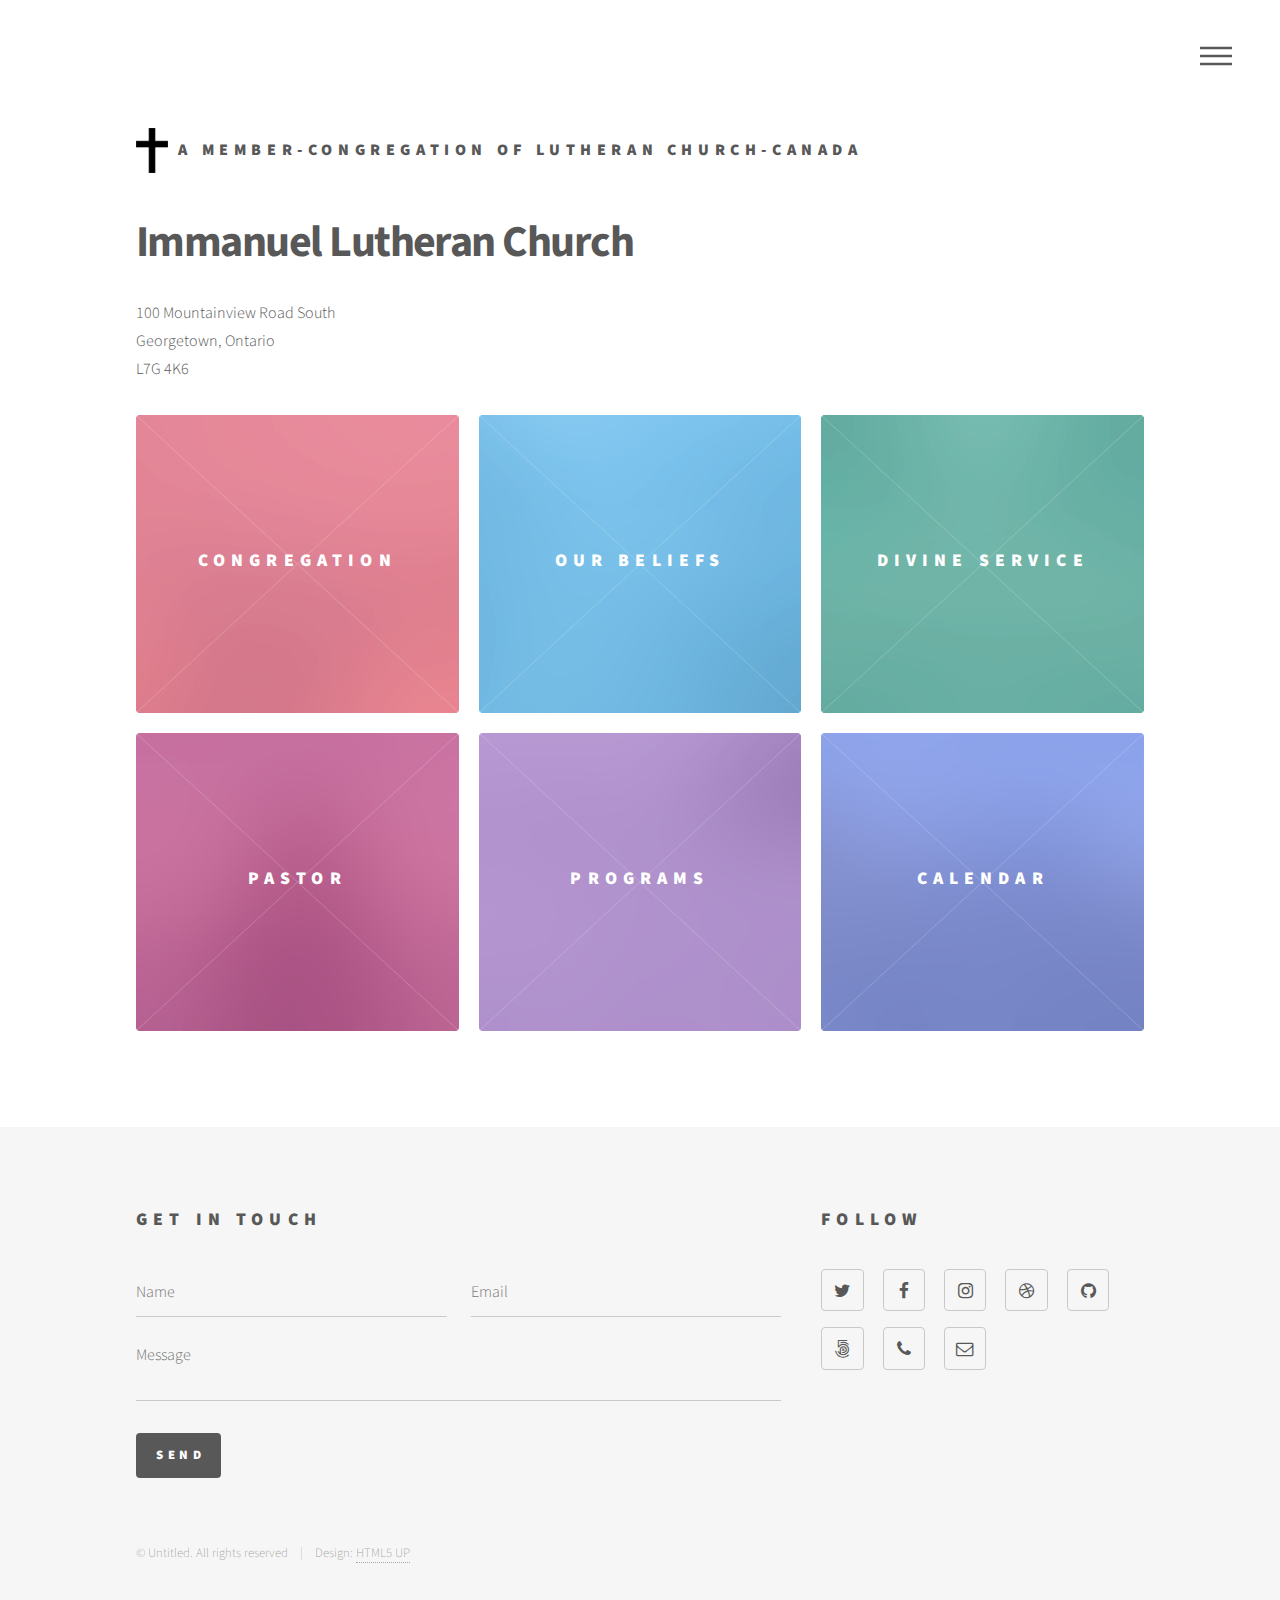
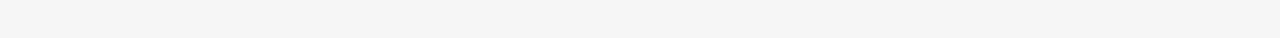
<file: index.html>
<!DOCTYPE HTML>
<!--
	Phantom by HTML5 UP
	html5up.net | @ajlkn
	Free for personal and commercial use under the CCA 3.0 license (html5up.net/license)
-->
<html>
	<head>
		<title>Georgetown Lutheran</title>
		<link rel="shortcut icon" href="images/favicon.jpg" />
		<meta charset="utf-8" />
		<meta name="viewport" content="width=device-width, initial-scale=1, user-scalable=no" />
		<link rel="stylesheet" href="assets/css/main.css" />
		<noscript><link rel="stylesheet" href="assets/css/noscript.css" /></noscript>
	</head>
	<body class="is-preload">
		<!-- Wrapper -->
			<div id="wrapper">

				<!-- Header -->
					<header id="header">
						<div class="inner">

							<!-- Logo -->
								<a href="index.html" class="logo">
									<span class="symbol"><img src="images/cross.png" alt="" /></span><span class="title">A member-congregation of Lutheran Church-Canada</span>
								</a>

							<!-- Nav -->
								<nav>	
									<ul>
										<li><a href="#menu">Menu</a></li>
									</ul>
								</nav>

						</div>
					</header>

				<!-- Menu -->
					<nav id="menu">
						<h2>Menu</h2>
						<ul>
							<li><a href="index.html">Home</a></li>
							<li><a href="congregation.html">Our Congregation</a></li>
							<li><a href="beliefs.html">Our Beliefs</a></li>
							<li><a href="service.html">Divine Service</a></li>
							<li><a href="pastor.html">Pastor</a></li>
							<li><a href="programs.html">Programs</a></li>
							<li><a href="calendar.html">Calendar</a></li>
						</ul>
					</nav>

				<!-- Main -->
					<div id="main">
						<div class="inner">
							<header>
								<h1>Immanuel Lutheran Church</h1>
								<p>100 Mountainview Road South<br>
									Georgetown, Ontario <br>
									L7G 4K6
								</p>
							</header>
							<section class="tiles">
								<article class="style1">
									<span class="image">
										<img src="images/pic01.jpg" alt="" />
									</span>
									<a href="congregation.html">
										<h2>Congregation</h2>
										<div class="content">
											<p>Click here to view our affiliations</p>
										</div>
									</a>
									
								</article>
								<article class="style2">
									<span class="image">
										<img src="images/pic02.jpg" alt="" />
									</span>
									<a href="beliefs.html">
										<h2>Our Beliefs</h2>
										<div class="content">
											<p>Click here to learn more about our beliefs</p>
										</div>
									</a>
								</article>
								<article class="style3">
									<span class="image">
										<img src="images/pic03.jpg" alt="" />
									</span>
									<a href="service.html">
										<h2>Divine Service</h2>
										<div class="content">
											<p>Click here to learn about our weekly service</p>
										</div>
									</a>
								</article>
								<article class="style4">
									<span class="image">
										<img src="images/pic04.jpg" alt="" />
									</span>
									<a href="pastor.html">
										<h2>Pastor</h2>
										<div class="content">
											<p>Click here for a blank page!</p>
										</div>
									</a>
								</article>
								<article class="style5">
									<span class="image">
										<img src="images/pic05.jpg" alt="" />
									</span>
									<a href="programs.html">
										<h2>Programs</h2>
										<div class="content">
											<p>Click here to learn about our programs</p>
										</div>
									</a>
								</article>
								<article class="style6">
									<span class="image">
										<img src="images/pic06.jpg" alt="" />
									</span>
									<a href="calendar.html">
										<h2>Calendar</h2>
										<div class="content">
											<p>Click here to view out monthly calendar</p>
										</div>
									</a>
								</article>
								<!-- Remove this to add more tiles in later
								<article class="style2">
									<span class="image">
										<img src="images/pic07.jpg" alt="" />
									</span>
									<a href="generic.html">
										<h2>Ipsum</h2>
										<div class="content">
											<p>Sed nisl arcu euismod sit amet nisi lorem etiam dolor veroeros et feugiat.</p>
										</div>
									</a>
								</article>
								<article class="style3">
									<span class="image">
										<img src="images/pic08.jpg" alt="" />
									</span>
									<a href="generic.html">
										<h2>Dolor</h2>
										<div class="content">
											<p>Sed nisl arcu euismod sit amet nisi lorem etiam dolor veroeros et feugiat.</p>
										</div>
									</a>
								</article>
								<article class="style1">
									<span class="image">
										<img src="images/pic09.jpg" alt="" />
									</span>
									<a href="generic.html">
										<h2>Nullam</h2>
										<div class="content">
											<p>Sed nisl arcu euismod sit amet nisi lorem etiam dolor veroeros et feugiat.</p>
										</div>
									</a>
								</article>
								<article class="style5">
									<span class="image">
										<img src="images/pic10.jpg" alt="" />
									</span>
									<a href="generic.html">
										<h2>Ultricies</h2>
										<div class="content">
											<p>Sed nisl arcu euismod sit amet nisi lorem etiam dolor veroeros et feugiat.</p>
										</div>
									</a>
								</article>
								<article class="style6">
									<span class="image">
										<img src="images/pic11.jpg" alt="" />
									</span>
									<a href="generic.html">
										<h2>Dictum</h2>
										<div class="content">
											<p>Sed nisl arcu euismod sit amet nisi lorem etiam dolor veroeros et feugiat.</p>
										</div>
									</a>
								</article>
								<article class="style4">
									<span class="image">
										<img src="images/pic12.jpg" alt="" />
									</span>
									<a href="generic.html">
										<h2>Pretium</h2>
										<div class="content">
											<p>Sed nisl arcu euismod sit amet nisi lorem etiam dolor veroeros et feugiat.</p>
										</div>
									</a>
								</article> -->
							</section>
						</div>
					</div>

				<!-- Footer -->
					<footer id="footer">
						<div class="inner">
							<section>
								<h2>Get in touch</h2>
								<form method="post" action="#">
									<div class="fields">
										<div class="field half">
											<input type="text" name="name" id="name" placeholder="Name" />
										</div>
										<div class="field half">
											<input type="email" name="email" id="email" placeholder="Email" />
										</div>
										<div class="field">
											<textarea name="message" id="message" placeholder="Message"></textarea>
										</div>
									</div>
									<ul class="actions">
										<li><input type="submit" value="Send" class="primary" /></li>
									</ul>
								</form>
							</section>
							<section>
								<h2>Follow</h2>
								<ul class="icons">
									<li><a href="#" class="icon style2 fa-twitter"><span class="label">Twitter</span></a></li>
									<li><a href="#" class="icon style2 fa-facebook"><span class="label">Facebook</span></a></li>
									<li><a href="#" class="icon style2 fa-instagram"><span class="label">Instagram</span></a></li>
									<li><a href="#" class="icon style2 fa-dribbble"><span class="label">Dribbble</span></a></li>
									<li><a href="#" class="icon style2 fa-github"><span class="label">GitHub</span></a></li>
									<li><a href="#" class="icon style2 fa-500px"><span class="label">500px</span></a></li>
									<li><a href="#" class="icon style2 fa-phone"><span class="label">Phone</span></a></li>
									<li><a href="#" class="icon style2 fa-envelope-o"><span class="label">Email</span></a></li>
								</ul>
							</section>
							<ul class="copyright">
								<li>&copy; Untitled. All rights reserved</li><li>Design: <a href="http://html5up.net">HTML5 UP</a></li>
							</ul>
						</div>
					</footer>

			</div>

		<!-- Scripts -->
			<script src="assets/js/jquery.min.js"></script>
			<script src="assets/js/browser.min.js"></script>
			<script src="assets/js/breakpoints.min.js"></script>
			<script src="assets/js/util.js"></script>
			<script src="assets/js/main.js"></script>

	</body>
</html>
</file>
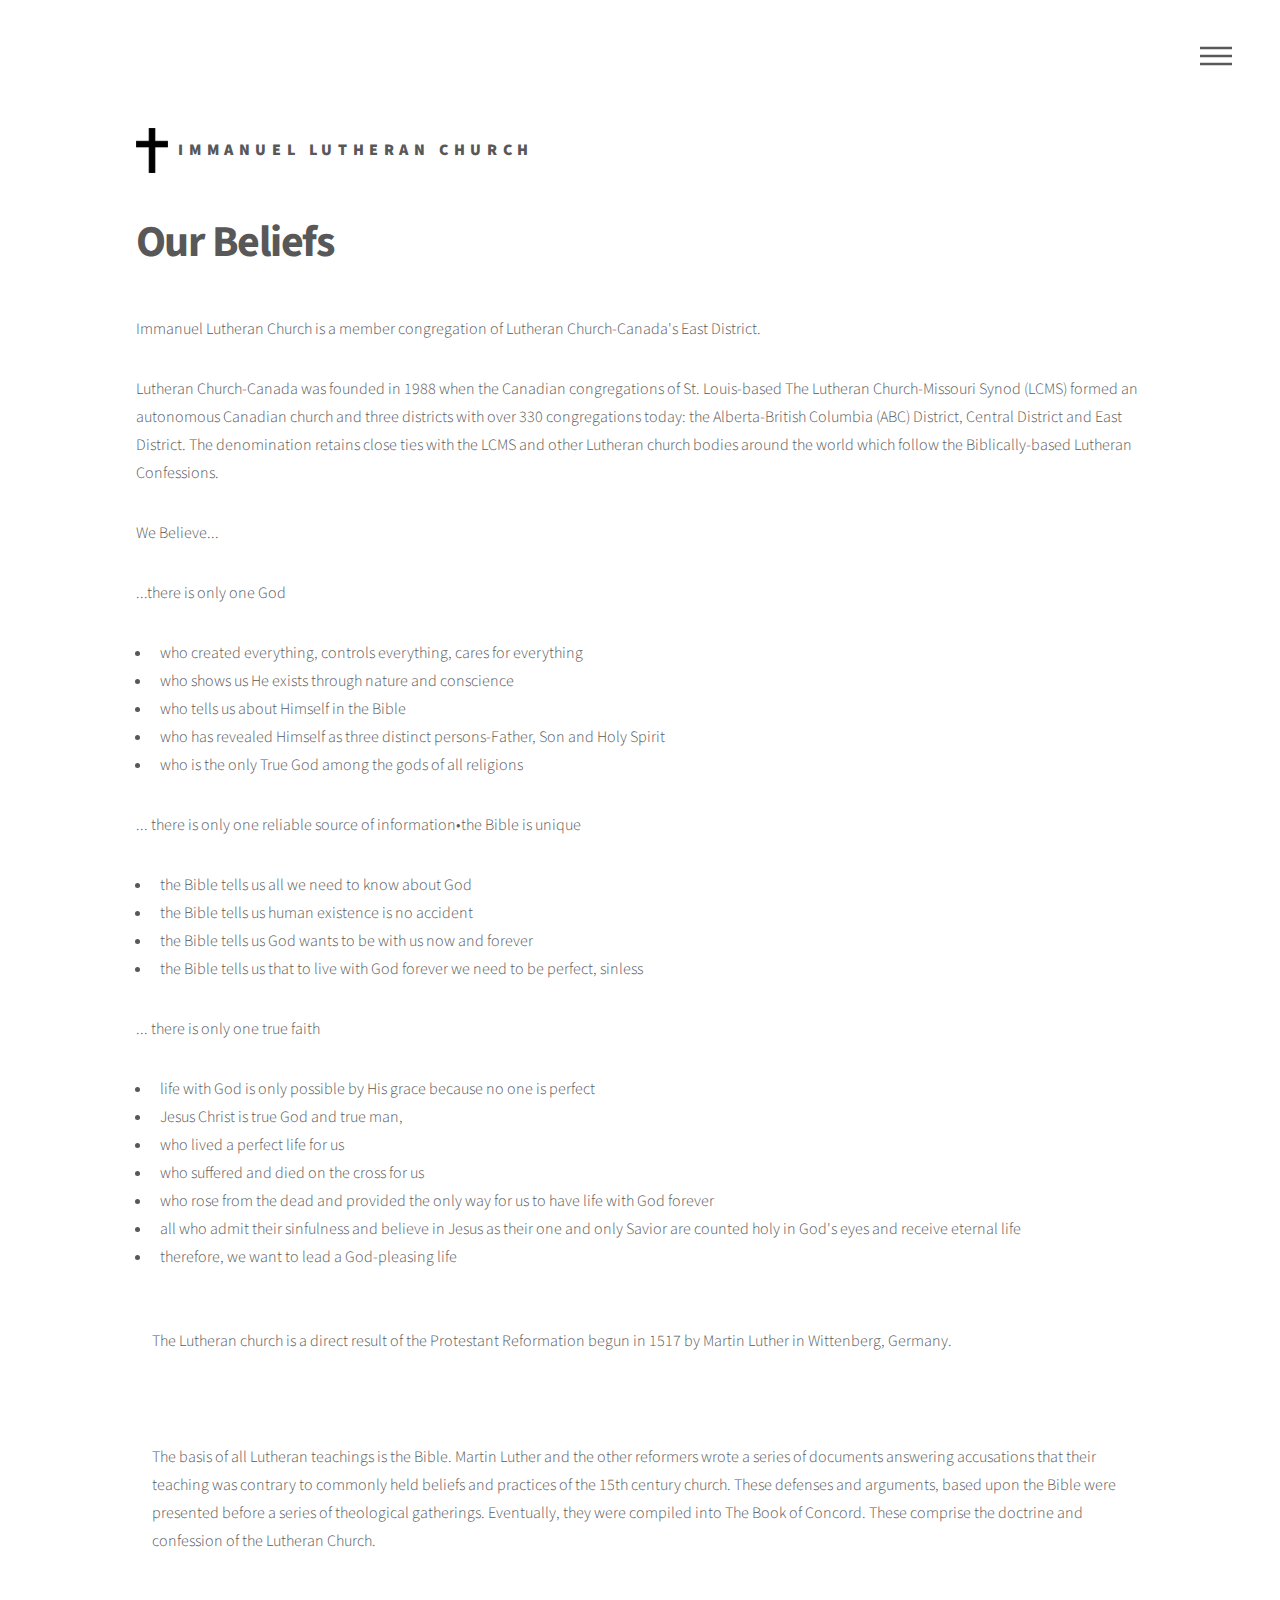
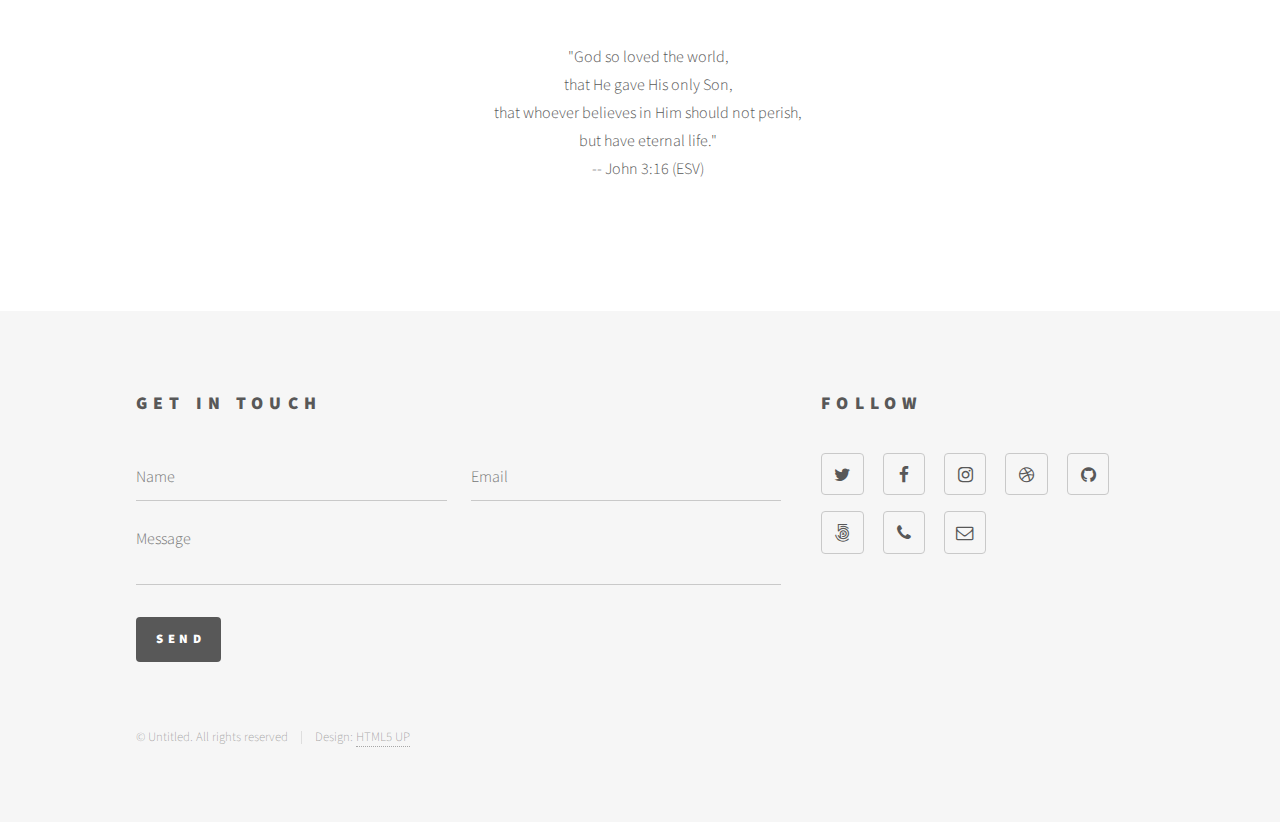
<file: beliefs.html>
<!DOCTYPE HTML>
<!--
	Phantom by HTML5 UP
	html5up.net | @ajlkn
	Free for personal and commercial use under the CCA 3.0 license (html5up.net/license)
-->
<html>
	<head>
		<title>Our Beliefs</title>
		<link rel="shortcut icon" href="images/favicon.jpg" />		
		<meta charset="utf-8" />
		<meta name="viewport" content="width=device-width, initial-scale=1, user-scalable=no" />
		<link rel="stylesheet" href="assets/css/main.css" />
		<noscript><link rel="stylesheet" href="assets/css/noscript.css" /></noscript>
	</head>
	<body class="is-preload">
		<!-- Wrapper -->
			<div id="wrapper">

				<!-- Header -->
					<header id="header">
						<div class="inner">

							<!-- Logo -->
								<a href="index.html" class="logo">
									<span class="symbol"><img src="images/cross.png" alt="" /></span><span class="title">Immanuel Lutheran Church</span>
								</a>

							<!-- Nav -->
								<nav>
									<ul>
										<li><a href="#menu">Menu</a></li>
									</ul>
								</nav>

						</div>
					</header>

				<!-- Menu -->
					<nav id="menu">
						<h2>Menu</h2>
						<ul>
							<li><a href="index.html">Home</a></li>
							<li><a href="congregation.html">Our Congregation</a></li>
							<li><a href="beliefs.html">Our Beliefs</a></li>
							<li><a href="service.html">Divine Service</a></li>
							<li><a href="pastor.html">Pastor</a></li>
							<li><a href="programs.html">Programs</a></li>
							<li><a href="calendar.html">Calendar</a></li>

						</ul>
					</nav>

				<!-- Main -->
					<div id="main">
						<div class="inner">
							<h1>Our Beliefs</h1>
							<!-- <span class="image main"><img src="images/pic13.jpg" alt="" /></span> -->
							<p>Immanuel Lutheran Church is a member congregation of Lutheran Church-Canada's East District. </p>
							<p>Lutheran Church-Canada was founded in 1988 when the Canadian congregations of St. Louis-based The Lutheran Church-Missouri Synod (LCMS) formed an autonomous Canadian church and three districts with over 330 congregations today: the Alberta-British Columbia (ABC) District, Central District and East District. The denomination retains close ties with the LCMS and other Lutheran church bodies around the world which follow the Biblically-based Lutheran Confessions.</p>
							<p>We Believe...</p>
                            <p>...there is only one God</p>
							    <ul>
                                    <li>who created everything, controls everything, cares for everything</li>
                                    <li>who shows us He exists through nature and conscience</li>
                                    <li>who tells us about Himself in the Bible</li>
                                    <li>who has revealed Himself as three distinct persons-Father, Son and Holy Spirit</li>
                                    <li>who is the only True God among the gods of all religions</li>
                                </ul>
                            <p>... there is only one reliable source of information•the Bible is unique</p>
                                <ul>
                                    <li>the Bible tells us all we need to know about God</li>
                                    <li>the Bible tells us human existence is no accident</li>
                                    <li>the Bible tells us God wants to be with us now and forever</li>
                                    <li>the Bible tells us that to live with God forever we need to be perfect, sinless</li>
                                </ul>
                            <p> ... there is only one true faith</p>
                                <ul>
                                    <li>life with God is only possible by His grace because no one is perfect</li>
                                    <li>Jesus Christ is true God and true man,</li>
                                    <li>who lived a perfect life for us</li>
                                    <li>who suffered and died on the cross for us</li>
                                    <li>who rose from the dead and provided the only way for us to have life with God forever</li>
                                    <li>all who admit their sinfulness and believe in Jesus as their one and only Savior are counted holy in God's eyes and receive eternal life</li>
                                    <li>therefore, we want to lead a God-pleasing life</li>
                            <br></br>
							<p>The Lutheran church is a direct result of the Protestant Reformation begun in 1517 by Martin Luther in Wittenberg, Germany.</p>
                            <br></br>
							<p>The basis of all Lutheran teachings is the Bible. Martin Luther and the other reformers wrote a series of documents answering accusations that their teaching was contrary to commonly held beliefs and practices of the 15th century church. These defenses and arguments, based upon the Bible were presented before a series of theological gatherings. Eventually, they were compiled into The Book of Concord. These comprise the doctrine and confession of the Lutheran Church.</p>
                            <br></br>
							<p  style="text-align:center; margin: auto">
							"God so loved the world, 
							</p>
							<p style="text-align:center; margin: auto">
                            that He gave His only Son,
							</p>
							<p style="text-align:center; margin: auto">
							that whoever believes in Him should not perish, 
							</p>
							<p style="text-align:center; margin: auto">
							but have eternal life."
							</p>
							<p style="text-align:center; margin: auto">
							-- John 3:16 (ESV)
							</p>
						</div>
					</div>

				<!-- Footer -->
					<footer id="footer">
						<div class="inner">
							<section>
								<h2>Get in touch</h2>
								<form method="post" action="#">
									<div class="fields">
										<div class="field half">
											<input type="text" name="name" id="name" placeholder="Name" />
										</div>
										<div class="field half">
											<input type="email" name="email" id="email" placeholder="Email" />
										</div>
										<div class="field">
											<textarea name="message" id="message" placeholder="Message"></textarea>
										</div>
									</div>
									<ul class="actions">
										<li><input type="submit" value="Send" class="primary" /></li>
									</ul>
								</form>
							</section>
							<section>
								<h2>Follow</h2>
								<ul class="icons">
									<li><a href="#" class="icon style2 fa-twitter"><span class="label">Twitter</span></a></li>
									<li><a href="#" class="icon style2 fa-facebook"><span class="label">Facebook</span></a></li>
									<li><a href="#" class="icon style2 fa-instagram"><span class="label">Instagram</span></a></li>
									<li><a href="#" class="icon style2 fa-dribbble"><span class="label">Dribbble</span></a></li>
									<li><a href="#" class="icon style2 fa-github"><span class="label">GitHub</span></a></li>
									<li><a href="#" class="icon style2 fa-500px"><span class="label">500px</span></a></li>
									<li><a href="#" class="icon style2 fa-phone"><span class="label">Phone</span></a></li>
									<li><a href="#" class="icon style2 fa-envelope-o"><span class="label">Email</span></a></li>
								</ul>
							</section>
							<ul class="copyright">
								<li>&copy; Untitled. All rights reserved</li><li>Design: <a href="http://html5up.net">HTML5 UP</a></li>
							</ul>
						</div>
					</footer>

			</div>

		<!-- Scripts -->
			<script src="assets/js/jquery.min.js"></script>
			<script src="assets/js/browser.min.js"></script>
			<script src="assets/js/breakpoints.min.js"></script>
			<script src="assets/js/util.js"></script>
			<script src="assets/js/main.js"></script>

	</body>
</html>
</file>
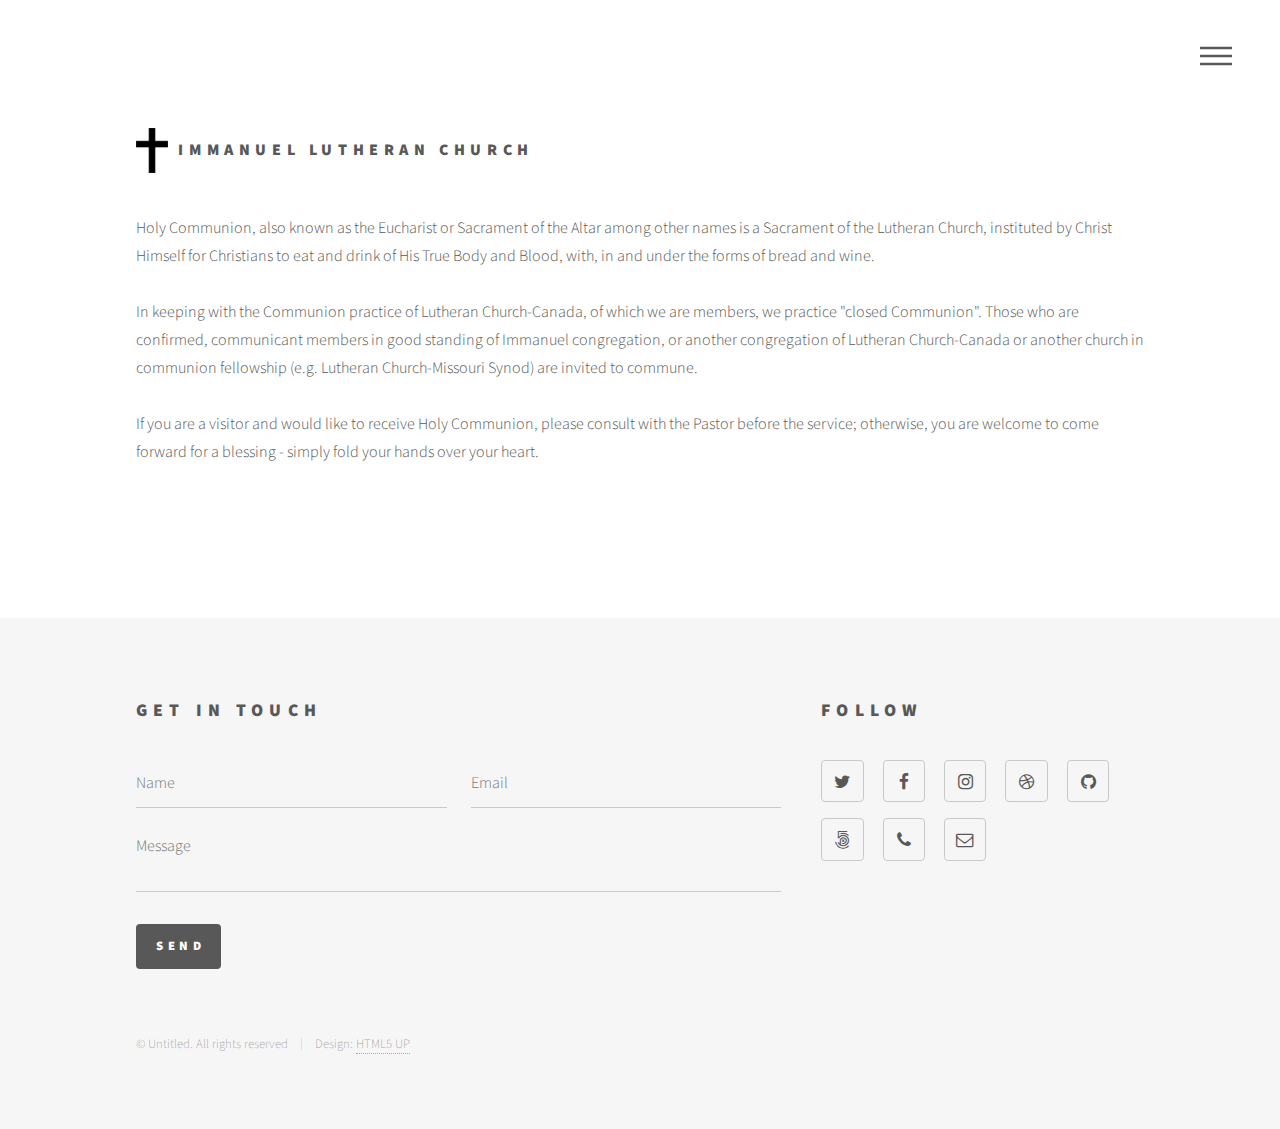
<file: communion.html>
<!DOCTYPE HTML>
<!--
	Phantom by HTML5 UP
	html5up.net | @ajlkn
	Free for personal and commercial use under the CCA 3.0 license (html5up.net/license)
-->
<html>
	<head>
		<title>Communion</title>
		<meta charset="utf-8" />
		<meta name="viewport" content="width=device-width, initial-scale=1, user-scalable=no" />
		<link rel="stylesheet" href="assets/css/main.css" />
		<noscript><link rel="stylesheet" href="assets/css/noscript.css" /></noscript>
	</head>
	<body class="is-preload">
		<!-- Wrapper -->
			<div id="wrapper">

				<!-- Header -->
					<header id="header">
						<div class="inner">

							<!-- Logo -->
								<a href="index.html" class="logo">
									<span class="symbol"><img src="images/cross.png" alt="" /></span><span class="title">Immanuel Lutheran Church</span>
								</a>

							<!-- Nav -->
								<nav>
									<ul>
										<li><a href="#menu">Menu</a></li>
									</ul>
								</nav>

						</div>
					</header>

				<!-- Menu -->
					<nav id="menu">
						<h2>Menu</h2>
						<ul>
							<li><a href="index.html">Home</a></li>
							<li><a href="congregation.html">Congregation</a></li>
							<li><a href="beliefs.html">Our Beliefs</a></li>
							<li><a href="service.html">Divine Service</a></li>
							<li><a href="pastor.html">Pastor</a></li>
						    <li><a href="programs.html">Programs</a></li>
							<li><a href="calendar.html">Calendar</a></li>

						</ul>
					</nav>

				<!-- Main -->
					<div id="main">
						<div class="inner">
							<div class="paragraph" style="text-align:left;">Holy Communion, also known as the Eucharist or Sacrament of the Altar among other names is a Sacrament of the Lutheran Church, instituted by Christ Himself for Christians to eat and drink of His True Body and Blood, with, in and under the forms of bread and wine.&nbsp;<br /><br />In keeping with the Communion practice of Lutheran Church-Canada, of which we are members, we practice "closed Communion". Those who are confirmed, communicant members in good standing of Immanuel congregation, or another congregation of Lutheran Church-Canada or another church in communion fellowship (e.g. Lutheran Church-Missouri Synod) are invited to commune.&nbsp;<br /><br />If you are a visitor and would like to receive Holy Communion, please consult with the Pastor before the service; otherwise, you are welcome to come forward for a blessing - simply fold your hands over your heart. &nbsp;<br /><br /><br /></div>
						</div>
					</div>

				<!-- Footer -->
					<footer id="footer">
						<div class="inner">
							<section>
								<h2>Get in touch</h2>
								<form method="post" action="#">
									<div class="fields">
										<div class="field half">
											<input type="text" name="name" id="name" placeholder="Name" />
										</div>
										<div class="field half">
											<input type="email" name="email" id="email" placeholder="Email" />
										</div>
										<div class="field">
											<textarea name="message" id="message" placeholder="Message"></textarea>
										</div>
									</div>
									<ul class="actions">
										<li><input type="submit" value="Send" class="primary" /></li>
									</ul>
								</form>
							</section>
							<section>
								<h2>Follow</h2>
								<ul class="icons">
									<li><a href="#" class="icon style2 fa-twitter"><span class="label">Twitter</span></a></li>
									<li><a href="#" class="icon style2 fa-facebook"><span class="label">Facebook</span></a></li>
									<li><a href="#" class="icon style2 fa-instagram"><span class="label">Instagram</span></a></li>
									<li><a href="#" class="icon style2 fa-dribbble"><span class="label">Dribbble</span></a></li>
									<li><a href="#" class="icon style2 fa-github"><span class="label">GitHub</span></a></li>
									<li><a href="#" class="icon style2 fa-500px"><span class="label">500px</span></a></li>
									<li><a href="#" class="icon style2 fa-phone"><span class="label">Phone</span></a></li>
									<li><a href="#" class="icon style2 fa-envelope-o"><span class="label">Email</span></a></li>
								</ul>
							</section>
							<ul class="copyright">
								<li>&copy; Untitled. All rights reserved</li><li>Design: <a href="http://html5up.net">HTML5 UP</a></li>
							</ul>
						</div>
					</footer>

			</div>

		<!-- Scripts -->
			<script src="assets/js/jquery.min.js"></script>
			<script src="assets/js/browser.min.js"></script>
			<script src="assets/js/breakpoints.min.js"></script>
			<script src="assets/js/util.js"></script>
			<script src="assets/js/main.js"></script>

	</body>
</html>
</file>
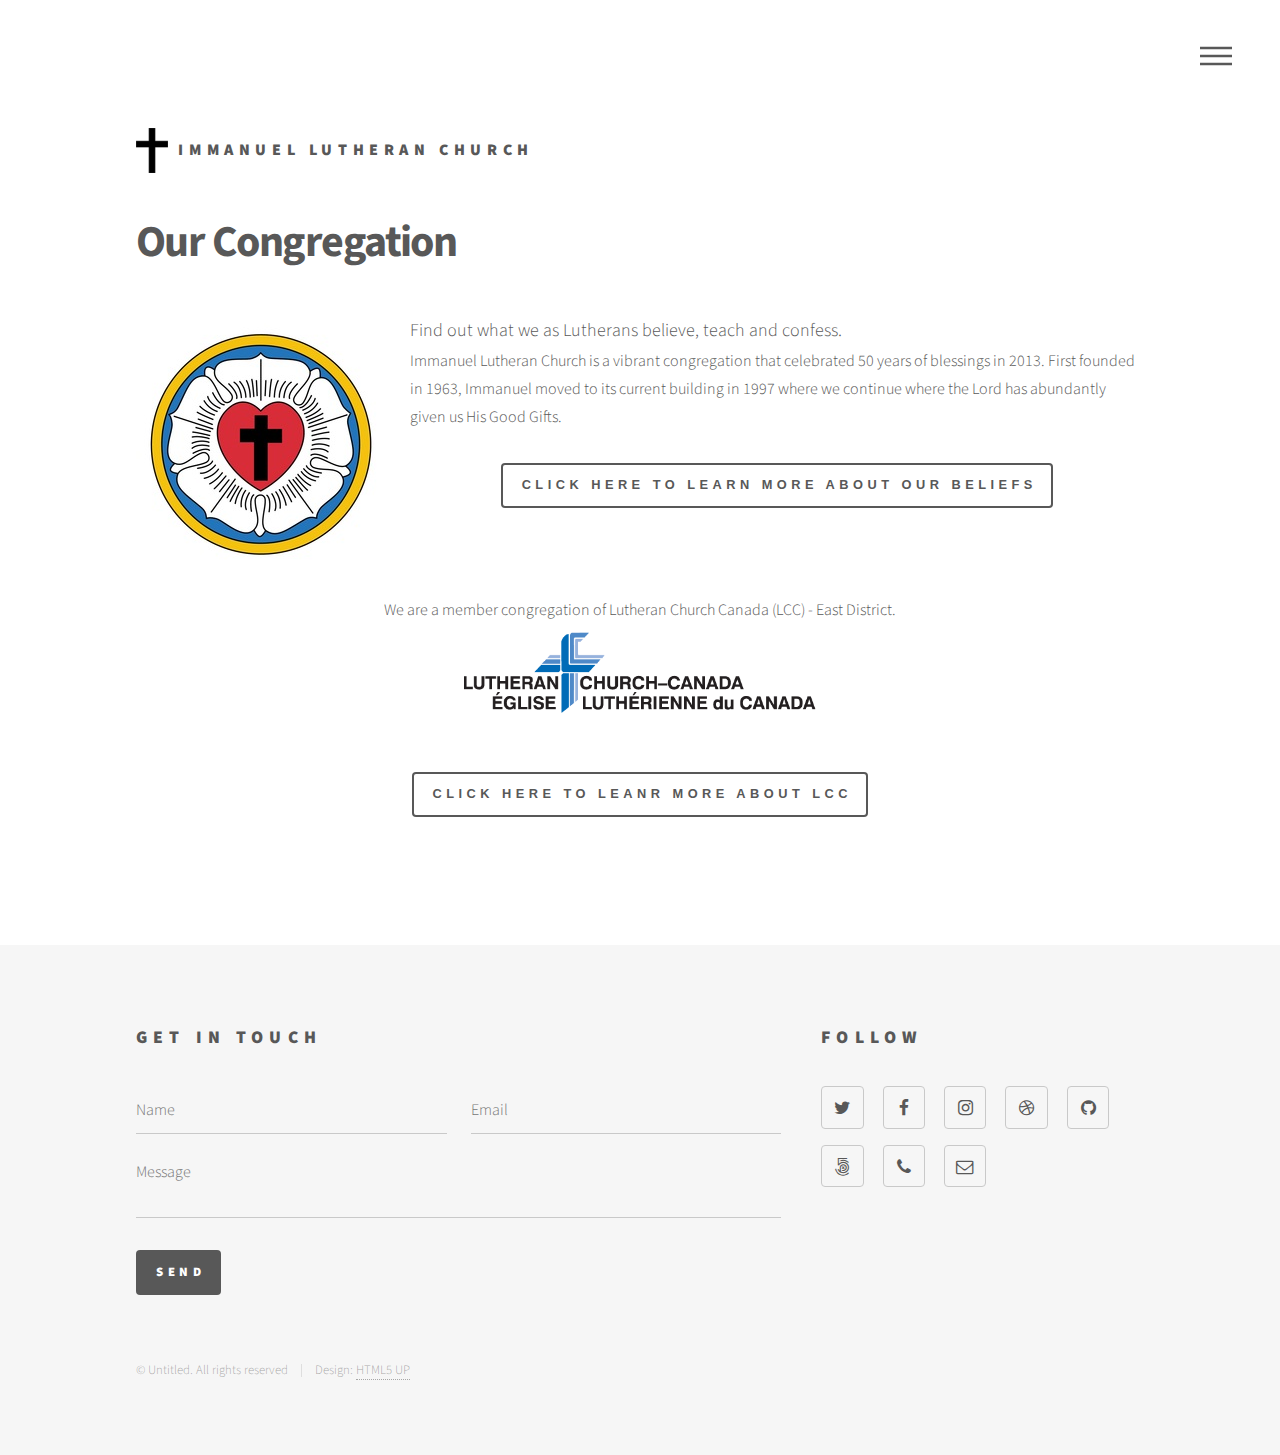
<file: congregation.html>
<!DOCTYPE HTML>
<!--
	Phantom by HTML5 UP
	html5up.net | @ajlkn
	Free for personal and commercial use under the CCA 3.0 license (html5up.net/license)
-->
<html>
	<head>
		<title>Our Congregation</title>
		<link rel="shortcut icon" href="images/favicon.jpg" />		
		<meta charset="utf-8" />
		<meta name="viewport" content="width=device-width, initial-scale=1, user-scalable=no" />
		<link rel="stylesheet" href="assets/css/main.css" />
		<noscript><link rel="stylesheet" href="assets/css/noscript.css" /></noscript>
	</head>
	<body class="is-preload">
		<!-- Wrapper -->
			<div id="wrapper">

				<!-- Header -->
					<header id="header">
						<div class="inner">

							<!-- Logo -->
								<a href="index.html" class="logo">
									<span class="symbol"><img src="images/cross.png" alt="" /></span><span class="title">Immanuel Lutheran Church</span>
								</a>

							<!-- Nav -->
								<nav>
									<ul>
										<li><a href="#menu">Menu</a></li>
									</ul>
								</nav>

						</div>
					</header>

				<!-- Menu -->
					<nav id="menu">
						<h2>Menu</h2>
						<ul>
							<li><a href="index.html">Home</a></li>
							<li><a href="congregation.html">Our Congregation</a></li>
							<li><a href="beliefs.html">Our Beliefs</a></li>
							<li><a href="service.html">Divine Service</a></li>
							<li><a href="pastor.html">Pastor</a></li>
							<li><a href="programs.html">Programs</a></li>
							<li><a href="calendar.html">Calendar</a></li>
						</ul>
					</nav>

				<!-- Main -->
					<div id="main">
						<div class="inner">
							<h1>Our Congregation</h1>
							
				<span class="image left"><img src="images/_1493188.jpg" alt="" style="height:auto; width:auto; margin:1;"/></span>
				
		                <p style="text-align:left; margin:auto; font-size: large">
						<span class="image-right"/>
							Find out what we as Lutherans believe, teach and confess. 
						<p> Immanuel Lutheran Church is a vibrant congregation that celebrated 50 years of blessings in 2013. First founded in 1963,  Immanuel moved to its current building in 1997 where we continue where the Lord has abundantly given us His Good Gifts. <p/>
							<form action="beliefs.html" style="text-align:center;">
								<button>
									Click here to learn more about our beliefs
								</button>
							</form>
						</p>
					
					<br></br>						
							
							<p style="text-align:center;"> 
								We are a member congregation of Lutheran Church Canada (LCC) - East District.
							<span class="image main"><img src="images/lcc.png" alt="" style="height:100px; width:auto; margin:auto;"/></span>
								<form style="text-align:center; action="http://lutheranchurch.ca">
                                    <button>
									Click here to leanr more about LCC
									</button>
							    </form>
							</p>
						</div>
					</div>

				<!-- Footer -->
					<footer id="footer">
						<div class="inner">
							<section>
								<h2>Get in touch</h2>
								<form method="post" action="#">
									<div class="fields">
										<div class="field half">
											<input type="text" name="name" id="name" placeholder="Name" />
										</div>
										<div class="field half">
											<input type="email" name="email" id="email" placeholder="Email" />
										</div>
										<div class="field">
											<textarea name="message" id="message" placeholder="Message"></textarea>
										</div>
									</div>
									<ul class="actions">
										<li><input type="submit" value="Send" class="primary" /></li>
									</ul>
								</form>
							</section>
							<section>
								<h2>Follow</h2>
								<ul class="icons">
									<li><a href="#" class="icon style2 fa-twitter"><span class="label">Twitter</span></a></li>
									<li><a href="#" class="icon style2 fa-facebook"><span class="label">Facebook</span></a></li>
									<li><a href="#" class="icon style2 fa-instagram"><span class="label">Instagram</span></a></li>
									<li><a href="#" class="icon style2 fa-dribbble"><span class="label">Dribbble</span></a></li>
									<li><a href="#" class="icon style2 fa-github"><span class="label">GitHub</span></a></li>
									<li><a href="#" class="icon style2 fa-500px"><span class="label">500px</span></a></li>
									<li><a href="#" class="icon style2 fa-phone"><span class="label">Phone</span></a></li>
									<li><a href="#" class="icon style2 fa-envelope-o"><span class="label">Email</span></a></li>
								</ul>
							</section>
							<ul class="copyright">
								<li>&copy; Untitled. All rights reserved</li><li>Design: <a href="http://html5up.net">HTML5 UP</a></li>
							</ul>
						</div>
					</footer>

			</div>

		<!-- Scripts -->
			<script src="assets/js/jquery.min.js"></script>
			<script src="assets/js/browser.min.js"></script>
			<script src="assets/js/breakpoints.min.js"></script>
			<script src="assets/js/util.js"></script>
			<script src="assets/js/main.js"></script>

	</body>
</html>
</file>
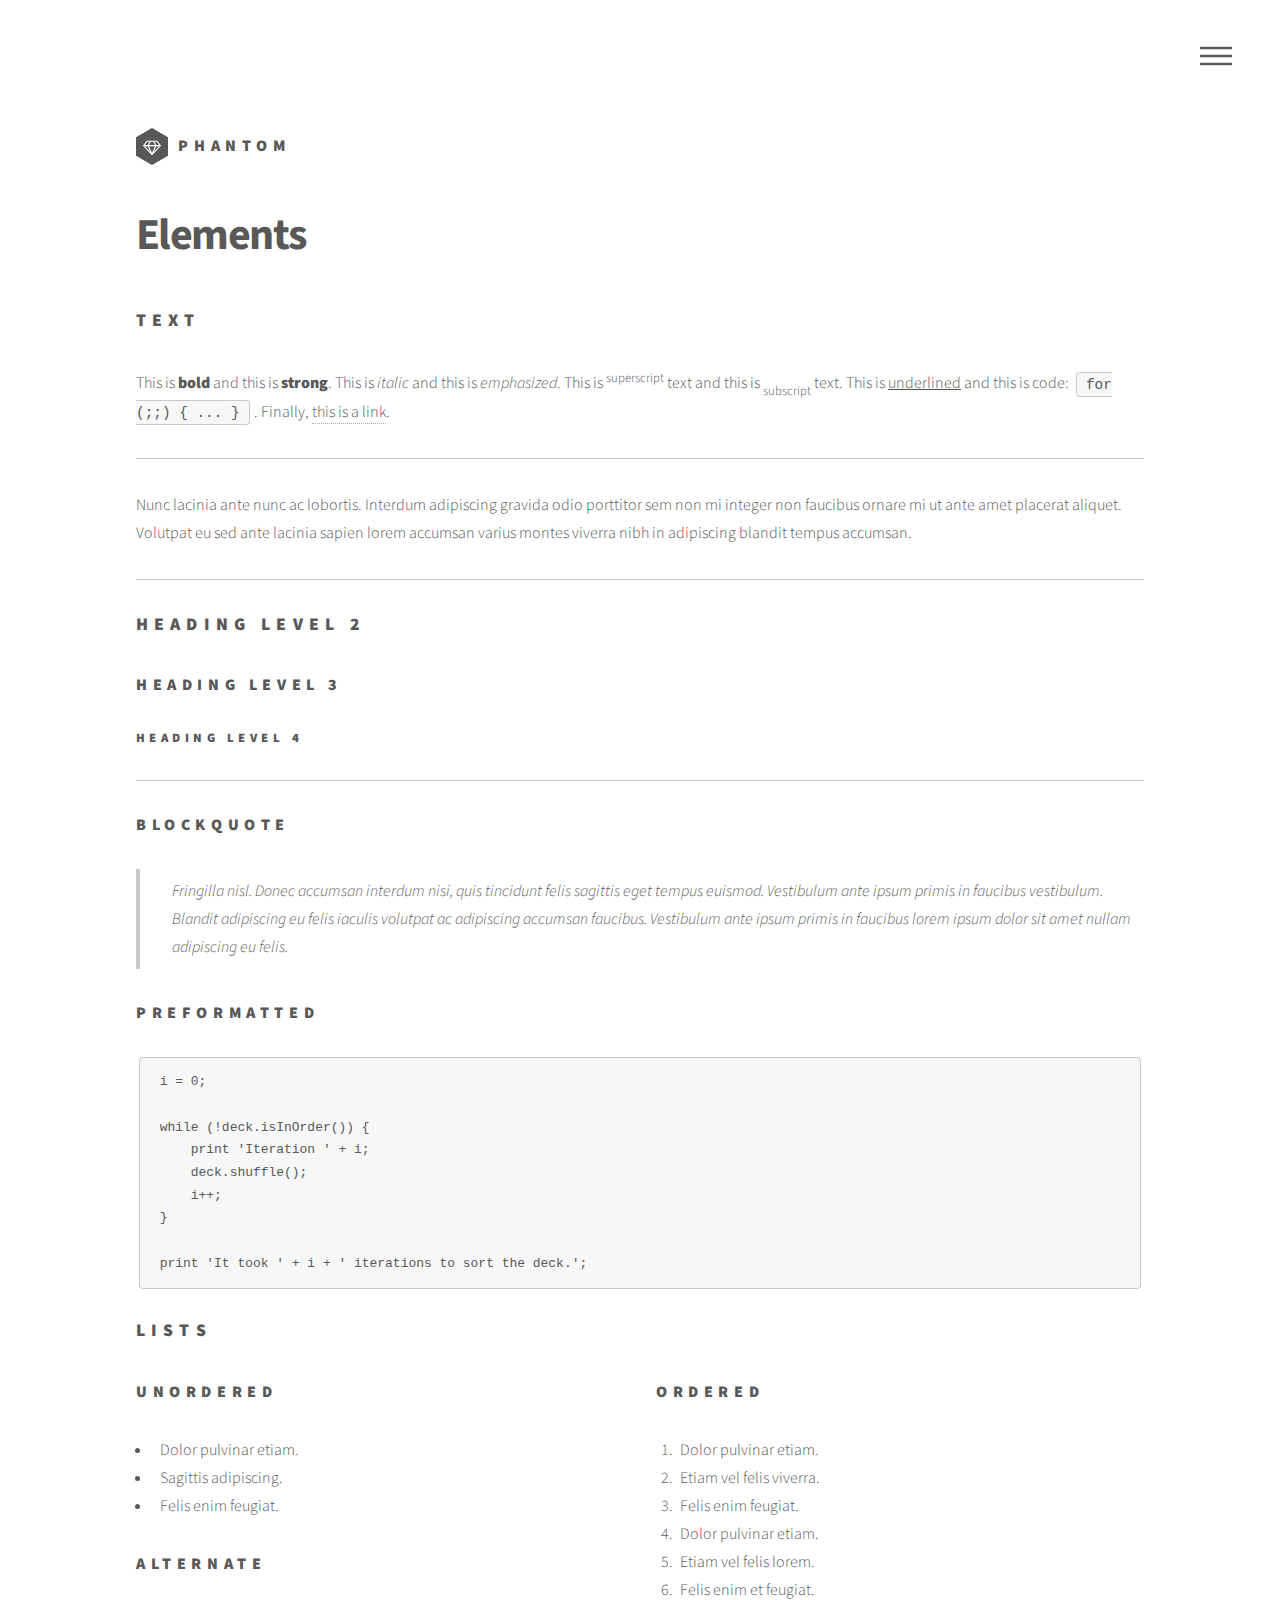
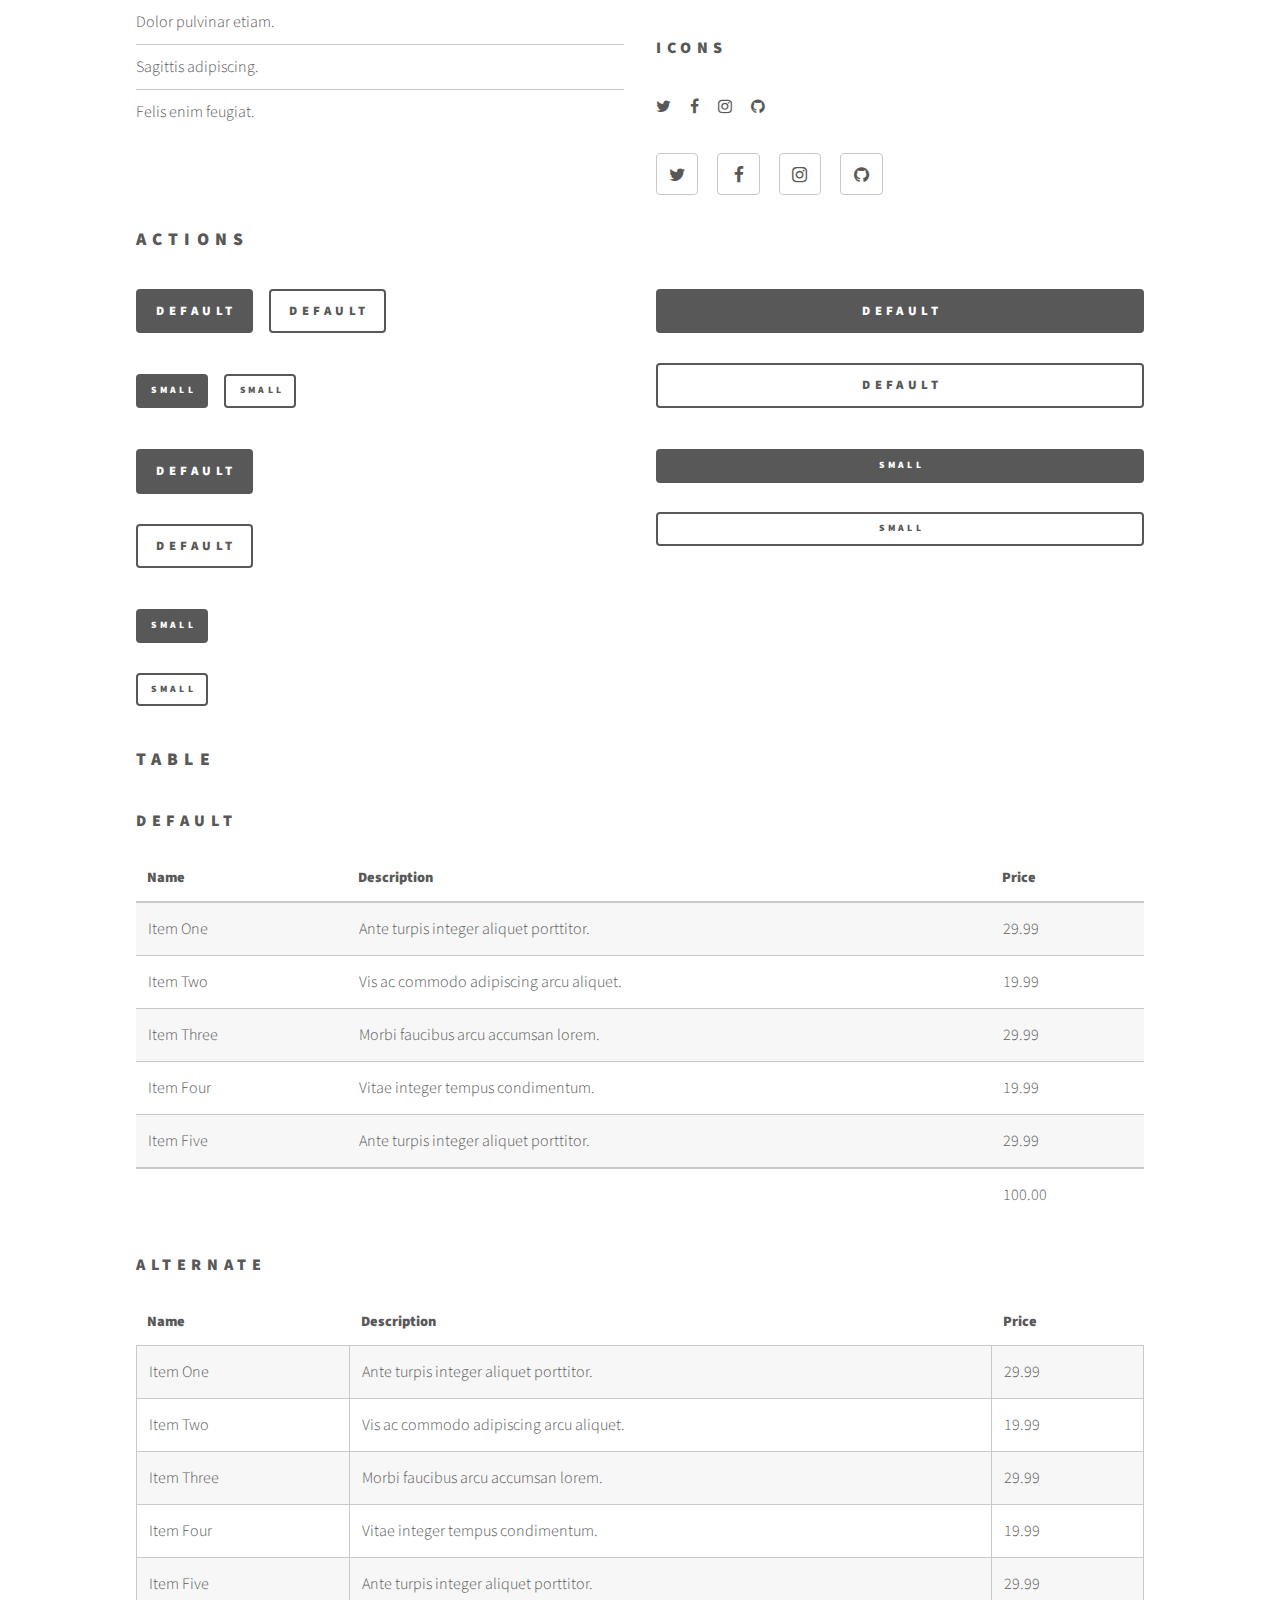
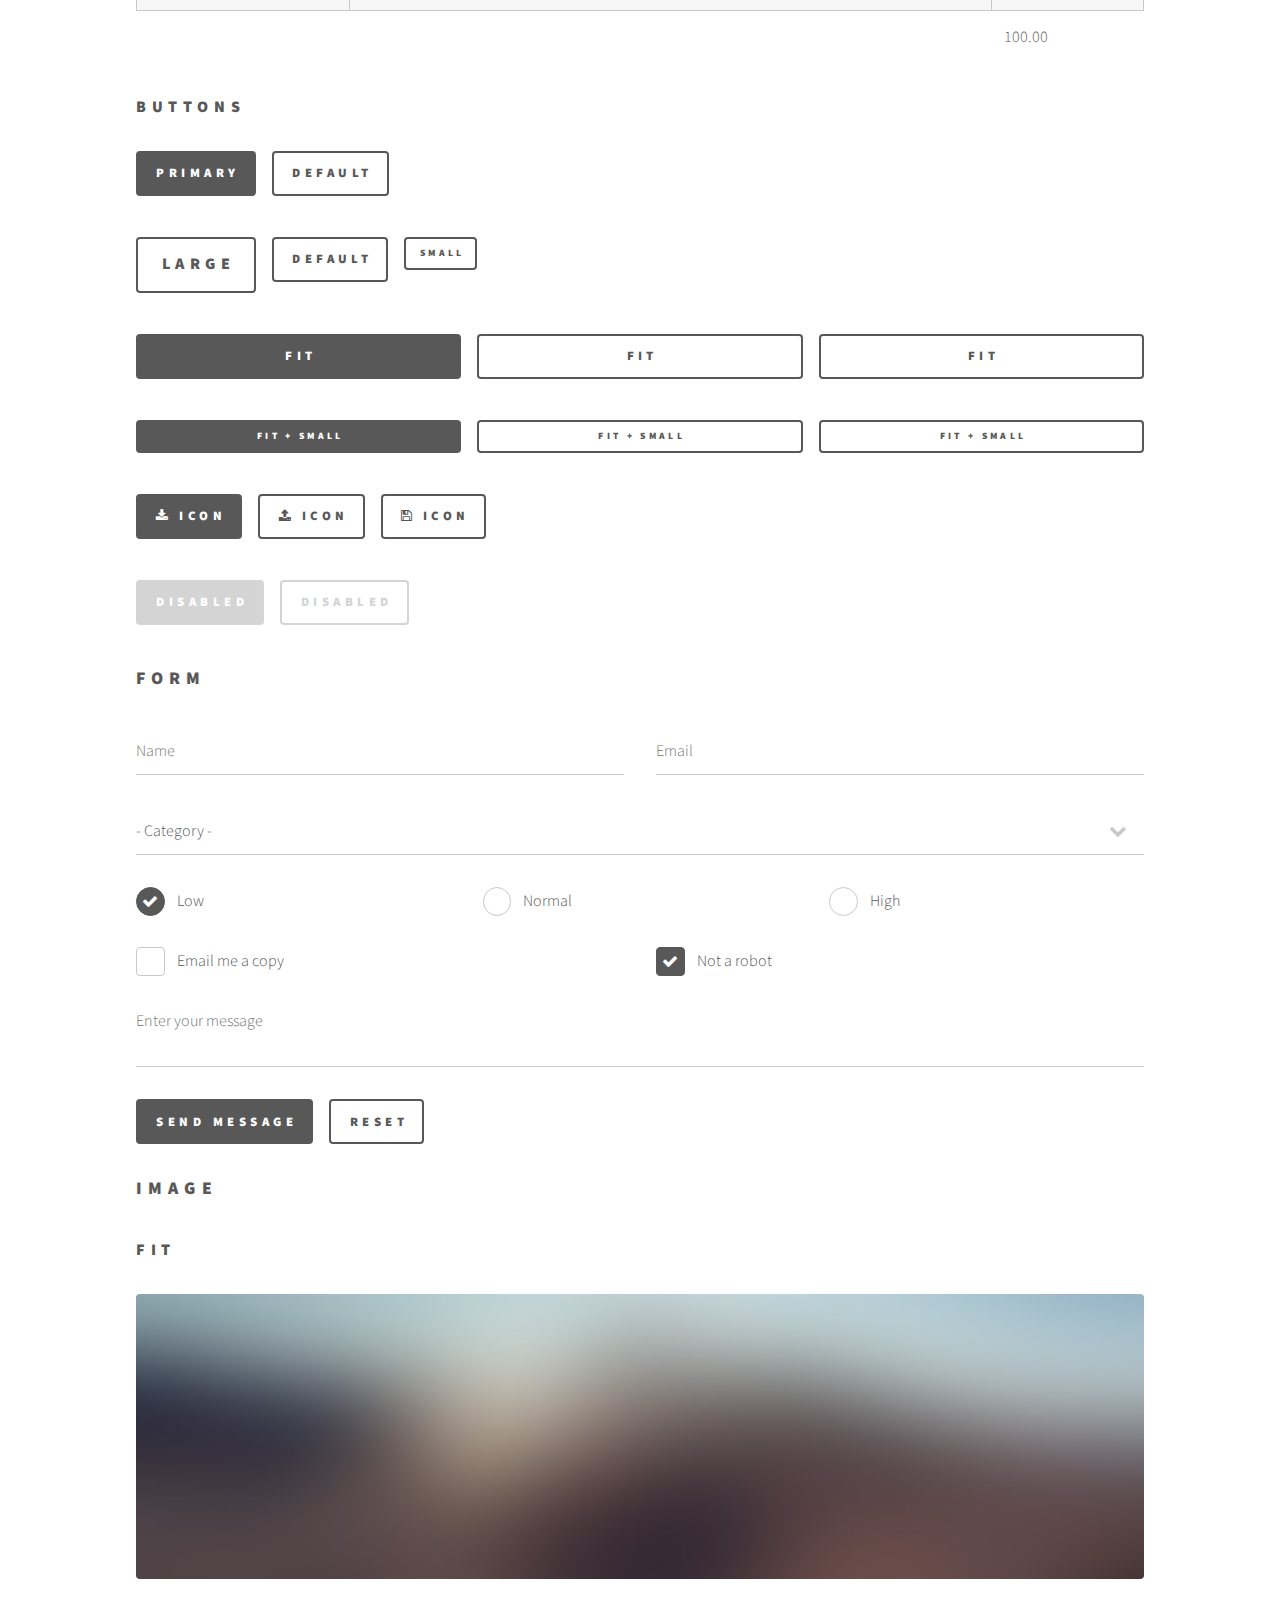
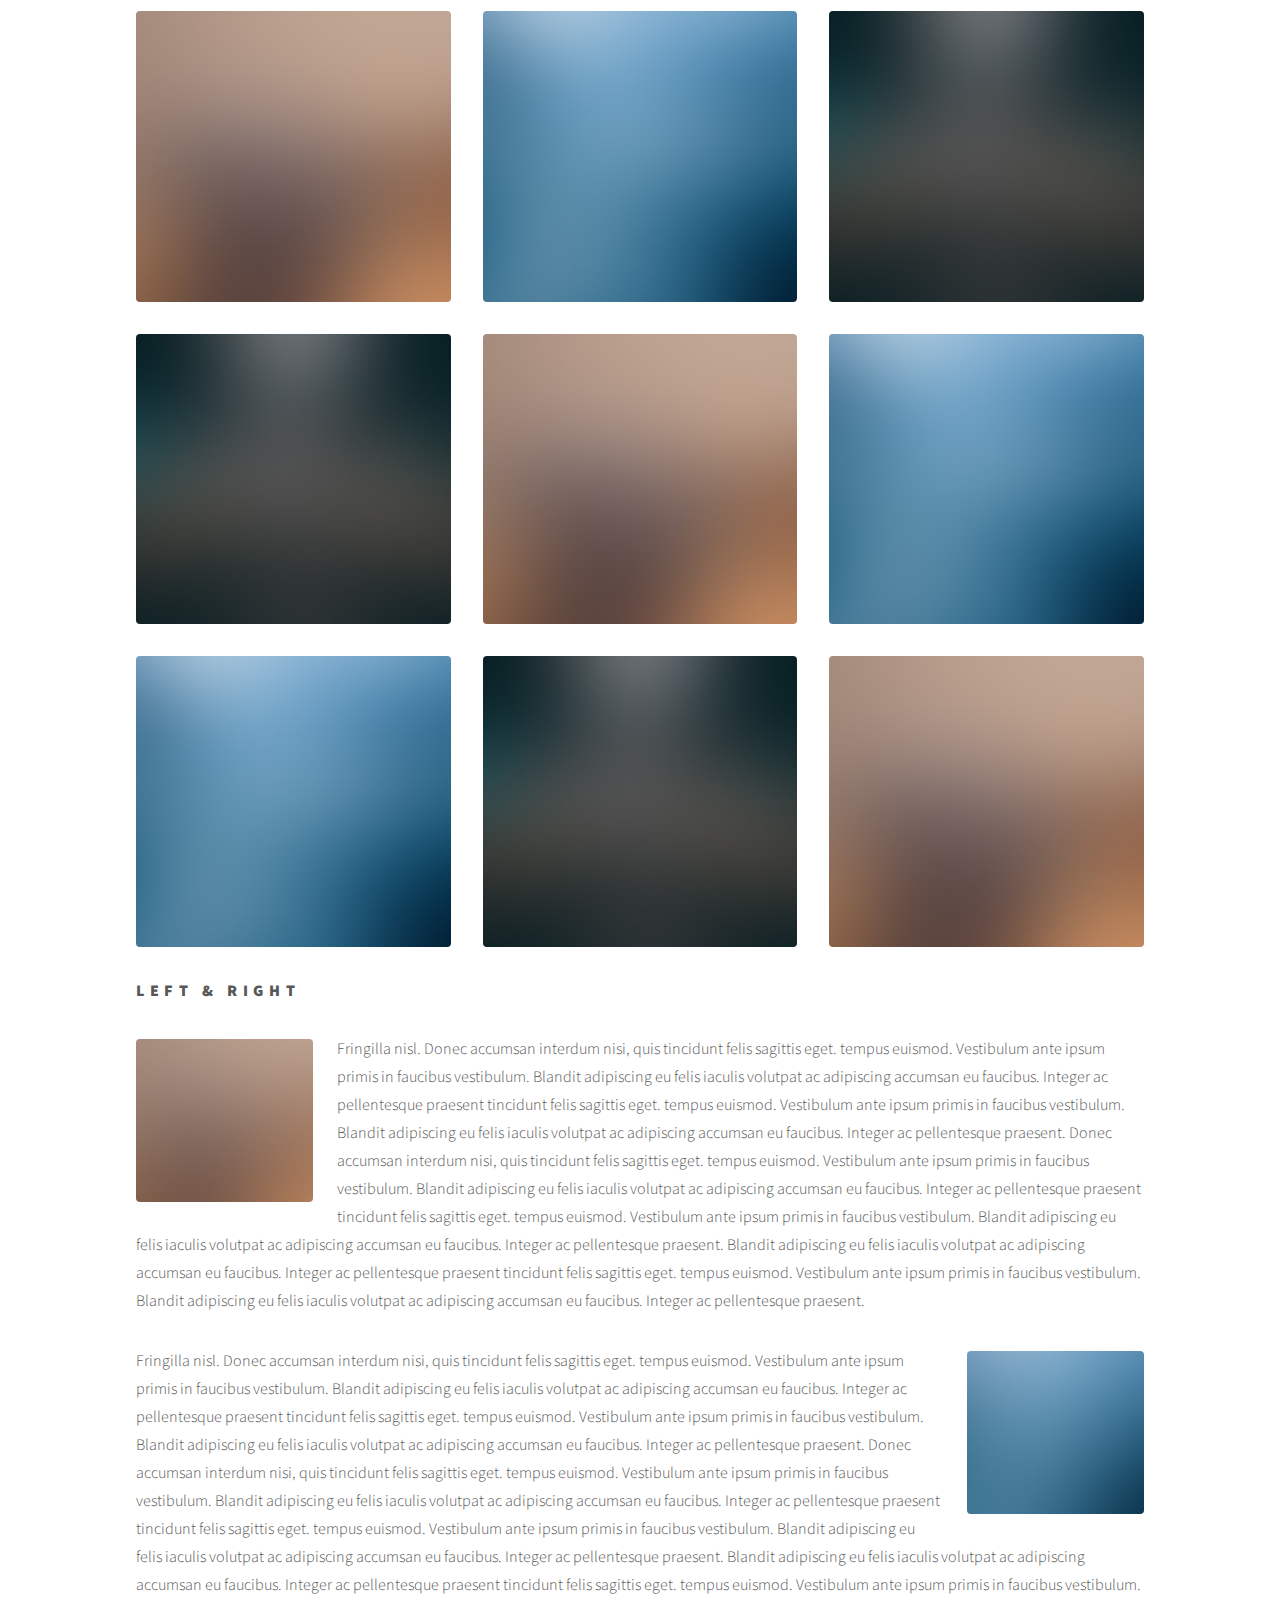
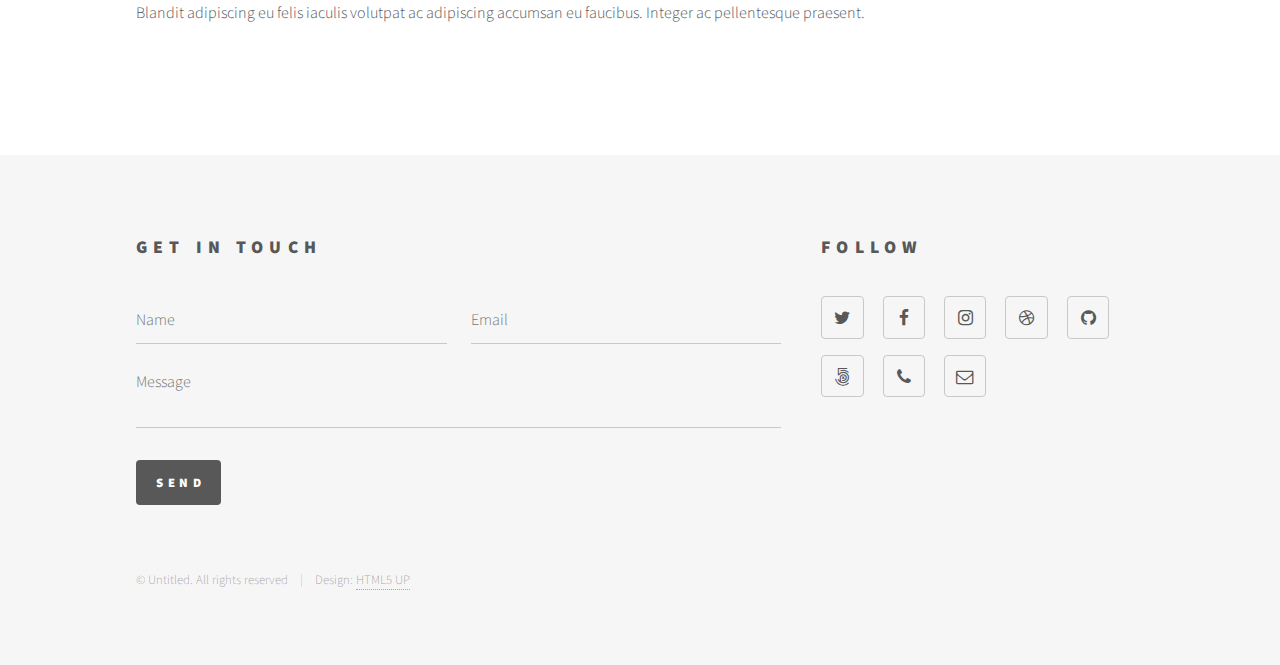
<file: elements.html>
<!DOCTYPE HTML>
<!--
	Phantom by HTML5 UP
	html5up.net | @ajlkn
	Free for personal and commercial use under the CCA 3.0 license (html5up.net/license)
-->
<html>
	<head>
		<title>Elements - Phantom by HTML5 UP</title>
		<meta charset="utf-8" />
		<meta name="viewport" content="width=device-width, initial-scale=1, user-scalable=no" />
		<link rel="stylesheet" href="assets/css/main.css" />
		<noscript><link rel="stylesheet" href="assets/css/noscript.css" /></noscript>
	</head>
	<body class="is-preload">
		<!-- Wrapper -->
			<div id="wrapper">

				<!-- Header -->
					<header id="header">
						<div class="inner">

							<!-- Logo -->
								<a href="index.html" class="logo">
									<span class="symbol"><img src="images/logo.svg" alt="" /></span><span class="title">Phantom</span>
								</a>

							<!-- Nav -->
								<nav>
									<ul>
										<li><a href="#menu">Menu</a></li>
									</ul>
								</nav>

						</div>
					</header>

				<!-- Menu -->
					<nav id="menu">
						<h2>Menu</h2>
						<ul>
							<li><a href="index.html">Home</a></li>
							<li><a href="generic.html">Ipsum veroeros</a></li>
							<li><a href="generic.html">Tempus etiam</a></li>
							<li><a href="generic.html">Consequat dolor</a></li>
							<li><a href="elements.html">Elements</a></li>
						</ul>
					</nav>

				<!-- Main -->
					<div id="main">
						<div class="inner">
							<h1>Elements</h1>

							<!-- Text -->
								<section>
									<h2>Text</h2>
									<p>This is <b>bold</b> and this is <strong>strong</strong>. This is <i>italic</i> and this is <em>emphasized</em>.
									This is <sup>superscript</sup> text and this is <sub>subscript</sub> text.
									This is <u>underlined</u> and this is code: <code>for (;;) { ... }</code>. Finally, <a href="#">this is a link</a>.</p>
									<hr />
									<p>Nunc lacinia ante nunc ac lobortis. Interdum adipiscing gravida odio porttitor sem non mi integer non faucibus ornare mi ut ante amet placerat aliquet. Volutpat eu sed ante lacinia sapien lorem accumsan varius montes viverra nibh in adipiscing blandit tempus accumsan.</p>
									<hr />
									<h2>Heading Level 2</h2>
									<h3>Heading Level 3</h3>
									<h4>Heading Level 4</h4>
									<hr />
									<h3>Blockquote</h3>
									<blockquote>Fringilla nisl. Donec accumsan interdum nisi, quis tincidunt felis sagittis eget tempus euismod. Vestibulum ante ipsum primis in faucibus vestibulum. Blandit adipiscing eu felis iaculis volutpat ac adipiscing accumsan faucibus. Vestibulum ante ipsum primis in faucibus lorem ipsum dolor sit amet nullam adipiscing eu felis.</blockquote>
									<h3>Preformatted</h3>
									<pre><code>i = 0;

while (!deck.isInOrder()) {
    print 'Iteration ' + i;
    deck.shuffle();
    i++;
}

print 'It took ' + i + ' iterations to sort the deck.';</code></pre>
								</section>

							<!-- Lists -->
								<section>
									<h2>Lists</h2>
									<div class="row">
										<div class="col-6 col-12-medium">
											<h3>Unordered</h3>
											<ul>
												<li>Dolor pulvinar etiam.</li>
												<li>Sagittis adipiscing.</li>
												<li>Felis enim feugiat.</li>
											</ul>
											<h3>Alternate</h3>
											<ul class="alt">
												<li>Dolor pulvinar etiam.</li>
												<li>Sagittis adipiscing.</li>
												<li>Felis enim feugiat.</li>
											</ul>
										</div>
										<div class="col-6 col-12-medium">
											<h3>Ordered</h3>
											<ol>
												<li>Dolor pulvinar etiam.</li>
												<li>Etiam vel felis viverra.</li>
												<li>Felis enim feugiat.</li>
												<li>Dolor pulvinar etiam.</li>
												<li>Etiam vel felis lorem.</li>
												<li>Felis enim et feugiat.</li>
											</ol>
											<h3>Icons</h3>
											<ul class="icons">
												<li><a href="#" class="icon style1 fa-twitter"><span class="label">Twitter</span></a></li>
												<li><a href="#" class="icon style1 fa-facebook"><span class="label">Facebook</span></a></li>
												<li><a href="#" class="icon style1 fa-instagram"><span class="label">Instagram</span></a></li>
												<li><a href="#" class="icon style1 fa-github"><span class="label">Github</span></a></li>
											</ul>
											<ul class="icons">
												<li><a href="#" class="icon style2 fa-twitter"><span class="label">Twitter</span></a></li>
												<li><a href="#" class="icon style2 fa-facebook"><span class="label">Facebook</span></a></li>
												<li><a href="#" class="icon style2 fa-instagram"><span class="label">Instagram</span></a></li>
												<li><a href="#" class="icon style2 fa-github"><span class="label">Github</span></a></li>
											</ul>
										</div>
									</div>
									<h2>Actions</h2>
									<div class="row">
										<div class="col-6 col-12-medium">
											<ul class="actions">
												<li><a href="#" class="button primary">Default</a></li>
												<li><a href="#" class="button">Default</a></li>
											</ul>
											<ul class="actions small">
												<li><a href="#" class="button primary small">Small</a></li>
												<li><a href="#" class="button small">Small</a></li>
											</ul>
											<ul class="actions stacked">
												<li><a href="#" class="button primary">Default</a></li>
												<li><a href="#" class="button">Default</a></li>
											</ul>
											<ul class="actions stacked">
												<li><a href="#" class="button primary small">Small</a></li>
												<li><a href="#" class="button small">Small</a></li>
											</ul>
										</div>
										<div class="col-6 col-12-medium">
											<ul class="actions stacked">
												<li><a href="#" class="button primary fit">Default</a></li>
												<li><a href="#" class="button fit">Default</a></li>
											</ul>
											<ul class="actions stacked">
												<li><a href="#" class="button primary small fit">Small</a></li>
												<li><a href="#" class="button small fit">Small</a></li>
											</ul>
										</div>
									</div>
								</section>

							<!-- Table -->
								<section>
									<h2>Table</h2>
									<h3>Default</h3>
									<div class="table-wrapper">
										<table>
											<thead>
												<tr>
													<th>Name</th>
													<th>Description</th>
													<th>Price</th>
												</tr>
											</thead>
											<tbody>
												<tr>
													<td>Item One</td>
													<td>Ante turpis integer aliquet porttitor.</td>
													<td>29.99</td>
												</tr>
												<tr>
													<td>Item Two</td>
													<td>Vis ac commodo adipiscing arcu aliquet.</td>
													<td>19.99</td>
												</tr>
												<tr>
													<td>Item Three</td>
													<td> Morbi faucibus arcu accumsan lorem.</td>
													<td>29.99</td>
												</tr>
												<tr>
													<td>Item Four</td>
													<td>Vitae integer tempus condimentum.</td>
													<td>19.99</td>
												</tr>
												<tr>
													<td>Item Five</td>
													<td>Ante turpis integer aliquet porttitor.</td>
													<td>29.99</td>
												</tr>
											</tbody>
											<tfoot>
												<tr>
													<td colspan="2"></td>
													<td>100.00</td>
												</tr>
											</tfoot>
										</table>
									</div>

									<h3>Alternate</h3>
									<div class="table-wrapper">
										<table class="alt">
											<thead>
												<tr>
													<th>Name</th>
													<th>Description</th>
													<th>Price</th>
												</tr>
											</thead>
											<tbody>
												<tr>
													<td>Item One</td>
													<td>Ante turpis integer aliquet porttitor.</td>
													<td>29.99</td>
												</tr>
												<tr>
													<td>Item Two</td>
													<td>Vis ac commodo adipiscing arcu aliquet.</td>
													<td>19.99</td>
												</tr>
												<tr>
													<td>Item Three</td>
													<td> Morbi faucibus arcu accumsan lorem.</td>
													<td>29.99</td>
												</tr>
												<tr>
													<td>Item Four</td>
													<td>Vitae integer tempus condimentum.</td>
													<td>19.99</td>
												</tr>
												<tr>
													<td>Item Five</td>
													<td>Ante turpis integer aliquet porttitor.</td>
													<td>29.99</td>
												</tr>
											</tbody>
											<tfoot>
												<tr>
													<td colspan="2"></td>
													<td>100.00</td>
												</tr>
											</tfoot>
										</table>
									</div>
								</section>

							<!-- Buttons -->
								<section>
									<h3>Buttons</h3>
									<ul class="actions">
										<li><a href="#" class="button primary">Primary</a></li>
										<li><a href="#" class="button">Default</a></li>
									</ul>
									<ul class="actions">
										<li><a href="#" class="button large">Large</a></li>
										<li><a href="#" class="button">Default</a></li>
										<li><a href="#" class="button small">Small</a></li>
									</ul>
									<ul class="actions fit">
										<li><a href="#" class="button primary fit">Fit</a></li>
										<li><a href="#" class="button fit">Fit</a></li>
										<li><a href="#" class="button fit">Fit</a></li>
									</ul>
									<ul class="actions fit small">
										<li><a href="#" class="button primary fit small">Fit + Small</a></li>
										<li><a href="#" class="button fit small">Fit + Small</a></li>
										<li><a href="#" class="button fit small">Fit + Small</a></li>
									</ul>
									<ul class="actions">
										<li><a href="#" class="button primary icon fa-download">Icon</a></li>
										<li><a href="#" class="button icon fa-upload">Icon</a></li>
										<li><a href="#" class="button icon fa-save">Icon</a></li>
									</ul>
									<ul class="actions">
										<li><span class="button primary disabled">Disabled</span></li>
										<li><span class="button disabled">Disabled</span></li>
									</ul>
								</section>

							<!-- Form -->
								<section>
									<h2>Form</h2>
									<form method="post" action="#">
										<div class="row gtr-uniform">
											<div class="col-6 col-12-xsmall">
												<input type="text" name="demo-name" id="demo-name" value="" placeholder="Name" />
											</div>
											<div class="col-6 col-12-xsmall">
												<input type="email" name="demo-email" id="demo-email" value="" placeholder="Email" />
											</div>
											<div class="col-12">
												<select name="demo-category" id="demo-category">
													<option value="">- Category -</option>
													<option value="1">Manufacturing</option>
													<option value="1">Shipping</option>
													<option value="1">Administration</option>
													<option value="1">Human Resources</option>
												</select>
											</div>
											<div class="col-4 col-12-small">
												<input type="radio" id="demo-priority-low" name="demo-priority" checked>
												<label for="demo-priority-low">Low</label>
											</div>
											<div class="col-4 col-12-small">
												<input type="radio" id="demo-priority-normal" name="demo-priority">
												<label for="demo-priority-normal">Normal</label>
											</div>
											<div class="col-4 col-12-small">
												<input type="radio" id="demo-priority-high" name="demo-priority">
												<label for="demo-priority-high">High</label>
											</div>
											<div class="col-6 col-12-small">
												<input type="checkbox" id="demo-copy" name="demo-copy">
												<label for="demo-copy">Email me a copy</label>
											</div>
											<div class="col-6 col-12-small">
												<input type="checkbox" id="demo-human" name="demo-human" checked>
												<label for="demo-human">Not a robot</label>
											</div>
											<div class="col-12">
												<textarea name="demo-message" id="demo-message" placeholder="Enter your message" rows="6"></textarea>
											</div>
											<div class="col-12">
												<ul class="actions">
													<li><input type="submit" value="Send Message" class="primary" /></li>
													<li><input type="reset" value="Reset" /></li>
												</ul>
											</div>
										</div>
									</form>
								</section>

							<!-- Image -->
								<section>
									<h2>Image</h2>
									<h3>Fit</h3>
									<div class="box alt">
										<div class="row gtr-uniform">
											<div class="col-12"><span class="image fit"><img src="images/pic13.jpg" alt="" /></span></div>
											<div class="col-4"><span class="image fit"><img src="images/pic01.jpg" alt="" /></span></div>
											<div class="col-4"><span class="image fit"><img src="images/pic02.jpg" alt="" /></span></div>
											<div class="col-4"><span class="image fit"><img src="images/pic03.jpg" alt="" /></span></div>
											<div class="col-4"><span class="image fit"><img src="images/pic03.jpg" alt="" /></span></div>
											<div class="col-4"><span class="image fit"><img src="images/pic01.jpg" alt="" /></span></div>
											<div class="col-4"><span class="image fit"><img src="images/pic02.jpg" alt="" /></span></div>
											<div class="col-4"><span class="image fit"><img src="images/pic02.jpg" alt="" /></span></div>
											<div class="col-4"><span class="image fit"><img src="images/pic03.jpg" alt="" /></span></div>
											<div class="col-4"><span class="image fit"><img src="images/pic01.jpg" alt="" /></span></div>
										</div>
									</div>
									<h3>Left &amp; Right</h3>
									<p><span class="image left"><img src="images/pic14.jpg" alt="" /></span>Fringilla nisl. Donec accumsan interdum nisi, quis tincidunt felis sagittis eget. tempus euismod. Vestibulum ante ipsum primis in faucibus vestibulum. Blandit adipiscing eu felis iaculis volutpat ac adipiscing accumsan eu faucibus. Integer ac pellentesque praesent tincidunt felis sagittis eget. tempus euismod. Vestibulum ante ipsum primis in faucibus vestibulum. Blandit adipiscing eu felis iaculis volutpat ac adipiscing accumsan eu faucibus. Integer ac pellentesque praesent. Donec accumsan interdum nisi, quis tincidunt felis sagittis eget. tempus euismod. Vestibulum ante ipsum primis in faucibus vestibulum. Blandit adipiscing eu felis iaculis volutpat ac adipiscing accumsan eu faucibus. Integer ac pellentesque praesent tincidunt felis sagittis eget. tempus euismod. Vestibulum ante ipsum primis in faucibus vestibulum. Blandit adipiscing eu felis iaculis volutpat ac adipiscing accumsan eu faucibus. Integer ac pellentesque praesent. Blandit adipiscing eu felis iaculis volutpat ac adipiscing accumsan eu faucibus. Integer ac pellentesque praesent tincidunt felis sagittis eget. tempus euismod. Vestibulum ante ipsum primis in faucibus vestibulum. Blandit adipiscing eu felis iaculis volutpat ac adipiscing accumsan eu faucibus. Integer ac pellentesque praesent.</p>
									<p><span class="image right"><img src="images/pic15.jpg" alt="" /></span>Fringilla nisl. Donec accumsan interdum nisi, quis tincidunt felis sagittis eget. tempus euismod. Vestibulum ante ipsum primis in faucibus vestibulum. Blandit adipiscing eu felis iaculis volutpat ac adipiscing accumsan eu faucibus. Integer ac pellentesque praesent tincidunt felis sagittis eget. tempus euismod. Vestibulum ante ipsum primis in faucibus vestibulum. Blandit adipiscing eu felis iaculis volutpat ac adipiscing accumsan eu faucibus. Integer ac pellentesque praesent. Donec accumsan interdum nisi, quis tincidunt felis sagittis eget. tempus euismod. Vestibulum ante ipsum primis in faucibus vestibulum. Blandit adipiscing eu felis iaculis volutpat ac adipiscing accumsan eu faucibus. Integer ac pellentesque praesent tincidunt felis sagittis eget. tempus euismod. Vestibulum ante ipsum primis in faucibus vestibulum. Blandit adipiscing eu felis iaculis volutpat ac adipiscing accumsan eu faucibus. Integer ac pellentesque praesent. Blandit adipiscing eu felis iaculis volutpat ac adipiscing accumsan eu faucibus. Integer ac pellentesque praesent tincidunt felis sagittis eget. tempus euismod. Vestibulum ante ipsum primis in faucibus vestibulum. Blandit adipiscing eu felis iaculis volutpat ac adipiscing accumsan eu faucibus. Integer ac pellentesque praesent.</p>
								</section>

						</div>
					</div>

				<!-- Footer -->
					<footer id="footer">
						<div class="inner">
							<section>
								<h2>Get in touch</h2>
								<form method="post" action="#">
									<div class="fields">
										<div class="field half">
											<input type="text" name="name" id="name" placeholder="Name" />
										</div>
										<div class="field half">
											<input type="email" name="email" id="email" placeholder="Email" />
										</div>
										<div class="field">
											<textarea name="message" id="message" placeholder="Message"></textarea>
										</div>
									</div>
									<ul class="actions">
										<li><input type="submit" value="Send" class="primary" /></li>
									</ul>
								</form>
							</section>
							<section>
								<h2>Follow</h2>
								<ul class="icons">
									<li><a href="#" class="icon style2 fa-twitter"><span class="label">Twitter</span></a></li>
									<li><a href="#" class="icon style2 fa-facebook"><span class="label">Facebook</span></a></li>
									<li><a href="#" class="icon style2 fa-instagram"><span class="label">Instagram</span></a></li>
									<li><a href="#" class="icon style2 fa-dribbble"><span class="label">Dribbble</span></a></li>
									<li><a href="#" class="icon style2 fa-github"><span class="label">GitHub</span></a></li>
									<li><a href="#" class="icon style2 fa-500px"><span class="label">500px</span></a></li>
									<li><a href="#" class="icon style2 fa-phone"><span class="label">Phone</span></a></li>
									<li><a href="#" class="icon style2 fa-envelope-o"><span class="label">Email</span></a></li>
								</ul>
							</section>
							<ul class="copyright">
								<li>&copy; Untitled. All rights reserved</li><li>Design: <a href="http://html5up.net">HTML5 UP</a></li>
							</ul>
						</div>
					</footer>

			</div>

		<!-- Scripts -->
			<script src="assets/js/jquery.min.js"></script>
			<script src="assets/js/browser.min.js"></script>
			<script src="assets/js/breakpoints.min.js"></script>
			<script src="assets/js/util.js"></script>
			<script src="assets/js/main.js"></script>

	</body>
</html>
</file>
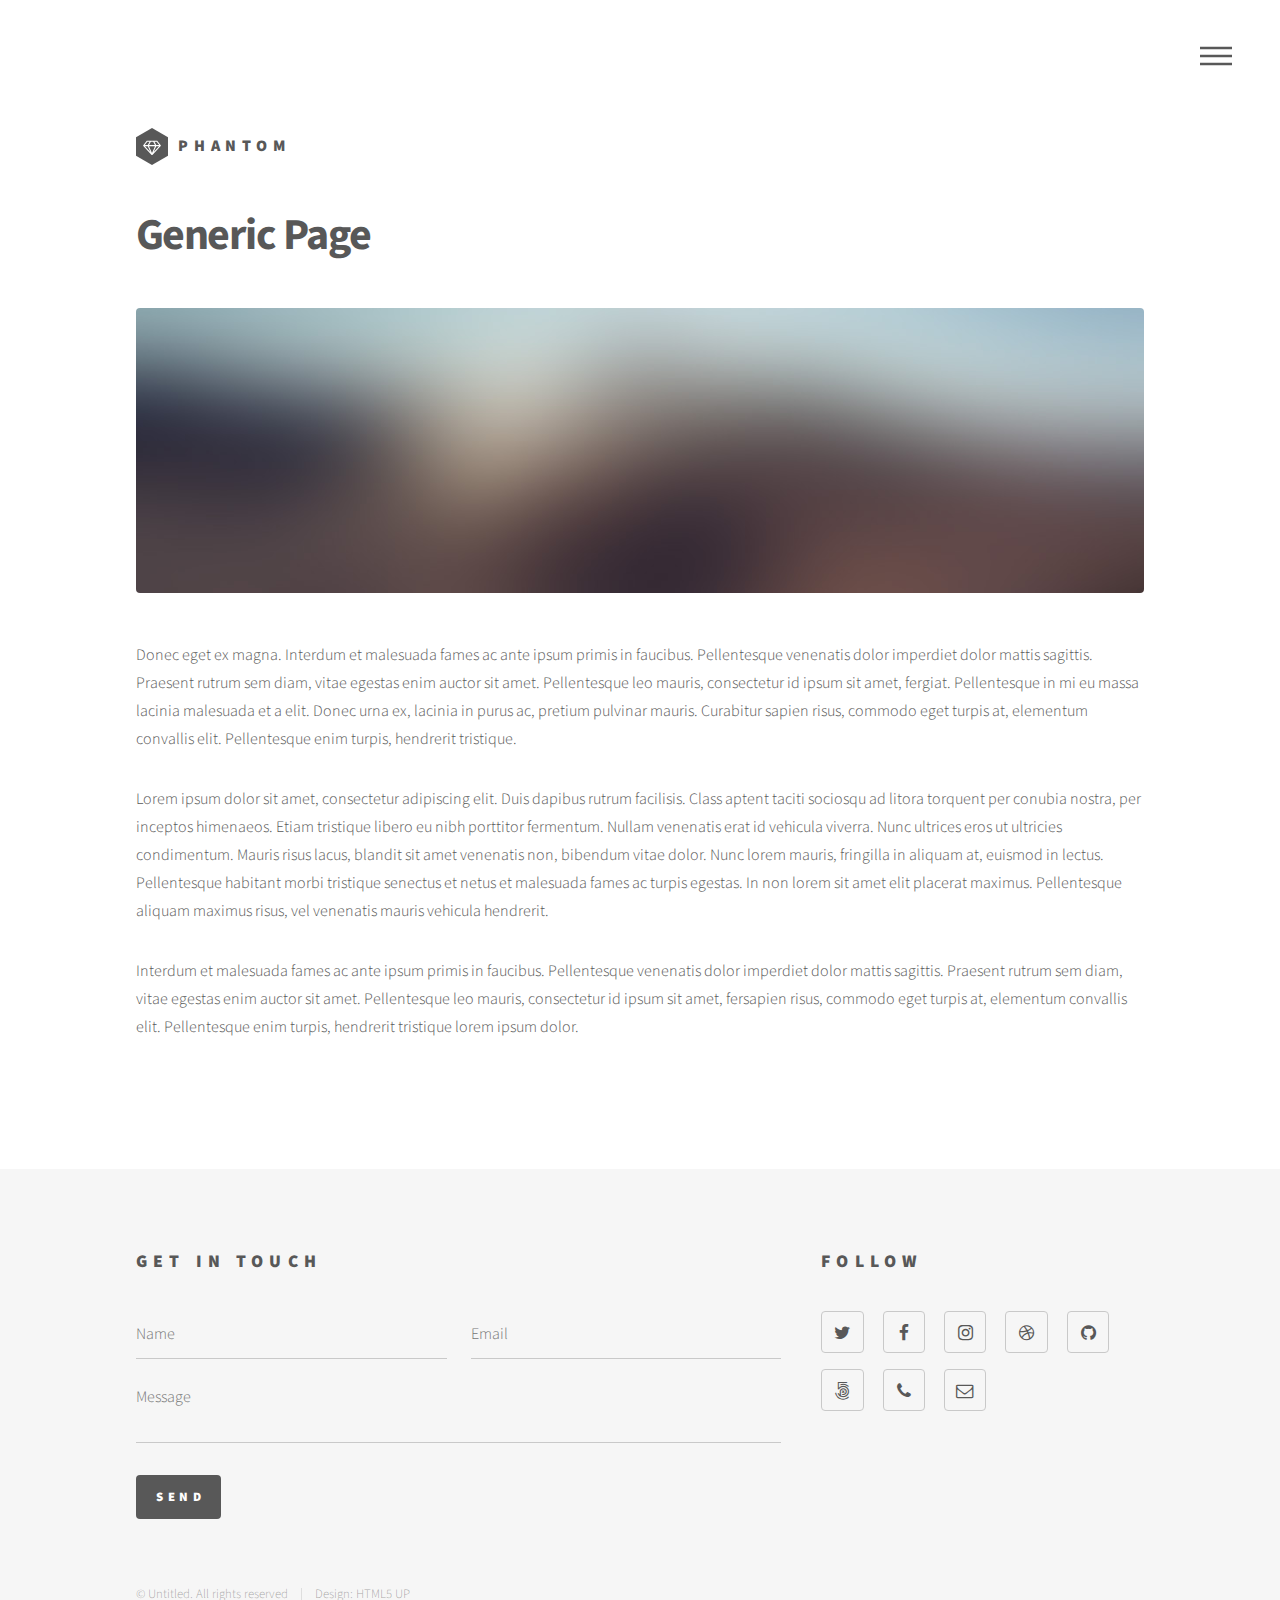
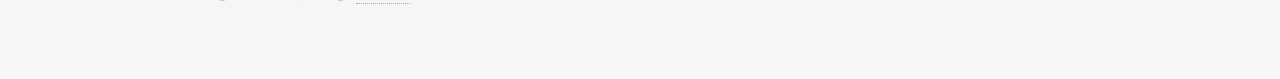
<file: generic.html>
<!DOCTYPE HTML>
<!--
	Phantom by HTML5 UP
	html5up.net | @ajlkn
	Free for personal and commercial use under the CCA 3.0 license (html5up.net/license)
-->
<html>
	<head>
		<title>Generic - Phantom by HTML5 UP</title>
		<meta charset="utf-8" />
		<meta name="viewport" content="width=device-width, initial-scale=1, user-scalable=no" />
		<link rel="stylesheet" href="assets/css/main.css" />
		<noscript><link rel="stylesheet" href="assets/css/noscript.css" /></noscript>
	</head>
	<body class="is-preload">
		<!-- Wrapper -->
			<div id="wrapper">

				<!-- Header -->
					<header id="header">
						<div class="inner">

							<!-- Logo -->
								<a href="index.html" class="logo">
									<span class="symbol"><img src="images/logo.svg" alt="" /></span><span class="title">Phantom</span>
								</a>

							<!-- Nav -->
								<nav>
									<ul>
										<li><a href="#menu">Menu</a></li>
									</ul>
								</nav>

						</div>
					</header>

				<!-- Menu -->
					<nav id="menu">
						<h2>Menu</h2>
						<ul>
							<li><a href="index.html">Home</a></li>
							<li><a href="generic.html">Ipsum veroeros</a></li>
							<li><a href="generic.html">Tempus etiam</a></li>
							<li><a href="generic.html">Consequat dolor</a></li>
							<li><a href="elements.html">Elements</a></li>
						</ul>
					</nav>

				<!-- Main -->
					<div id="main">
						<div class="inner">
							<h1>Generic Page</h1>
							<span class="image main"><img src="images/pic13.jpg" alt="" /></span>
							<p>Donec eget ex magna. Interdum et malesuada fames ac ante ipsum primis in faucibus. Pellentesque venenatis dolor imperdiet dolor mattis sagittis. Praesent rutrum sem diam, vitae egestas enim auctor sit amet. Pellentesque leo mauris, consectetur id ipsum sit amet, fergiat. Pellentesque in mi eu massa lacinia malesuada et a elit. Donec urna ex, lacinia in purus ac, pretium pulvinar mauris. Curabitur sapien risus, commodo eget turpis at, elementum convallis elit. Pellentesque enim turpis, hendrerit tristique.</p>
							<p>Lorem ipsum dolor sit amet, consectetur adipiscing elit. Duis dapibus rutrum facilisis. Class aptent taciti sociosqu ad litora torquent per conubia nostra, per inceptos himenaeos. Etiam tristique libero eu nibh porttitor fermentum. Nullam venenatis erat id vehicula viverra. Nunc ultrices eros ut ultricies condimentum. Mauris risus lacus, blandit sit amet venenatis non, bibendum vitae dolor. Nunc lorem mauris, fringilla in aliquam at, euismod in lectus. Pellentesque habitant morbi tristique senectus et netus et malesuada fames ac turpis egestas. In non lorem sit amet elit placerat maximus. Pellentesque aliquam maximus risus, vel venenatis mauris vehicula hendrerit.</p>
							<p>Interdum et malesuada fames ac ante ipsum primis in faucibus. Pellentesque venenatis dolor imperdiet dolor mattis sagittis. Praesent rutrum sem diam, vitae egestas enim auctor sit amet. Pellentesque leo mauris, consectetur id ipsum sit amet, fersapien risus, commodo eget turpis at, elementum convallis elit. Pellentesque enim turpis, hendrerit tristique lorem ipsum dolor.</p>
						</div>
					</div>

				<!-- Footer -->
					<footer id="footer">
						<div class="inner">
							<section>
								<h2>Get in touch</h2>
								<form method="post" action="#">
									<div class="fields">
										<div class="field half">
											<input type="text" name="name" id="name" placeholder="Name" />
										</div>
										<div class="field half">
											<input type="email" name="email" id="email" placeholder="Email" />
										</div>
										<div class="field">
											<textarea name="message" id="message" placeholder="Message"></textarea>
										</div>
									</div>
									<ul class="actions">
										<li><input type="submit" value="Send" class="primary" /></li>
									</ul>
								</form>
							</section>
							<section>
								<h2>Follow</h2>
								<ul class="icons">
									<li><a href="#" class="icon style2 fa-twitter"><span class="label">Twitter</span></a></li>
									<li><a href="#" class="icon style2 fa-facebook"><span class="label">Facebook</span></a></li>
									<li><a href="#" class="icon style2 fa-instagram"><span class="label">Instagram</span></a></li>
									<li><a href="#" class="icon style2 fa-dribbble"><span class="label">Dribbble</span></a></li>
									<li><a href="#" class="icon style2 fa-github"><span class="label">GitHub</span></a></li>
									<li><a href="#" class="icon style2 fa-500px"><span class="label">500px</span></a></li>
									<li><a href="#" class="icon style2 fa-phone"><span class="label">Phone</span></a></li>
									<li><a href="#" class="icon style2 fa-envelope-o"><span class="label">Email</span></a></li>
								</ul>
							</section>
							<ul class="copyright">
								<li>&copy; Untitled. All rights reserved</li><li>Design: <a href="http://html5up.net">HTML5 UP</a></li>
							</ul>
						</div>
					</footer>

			</div>

		<!-- Scripts -->
			<script src="assets/js/jquery.min.js"></script>
			<script src="assets/js/browser.min.js"></script>
			<script src="assets/js/breakpoints.min.js"></script>
			<script src="assets/js/util.js"></script>
			<script src="assets/js/main.js"></script>

	</body>
</html>
</file>
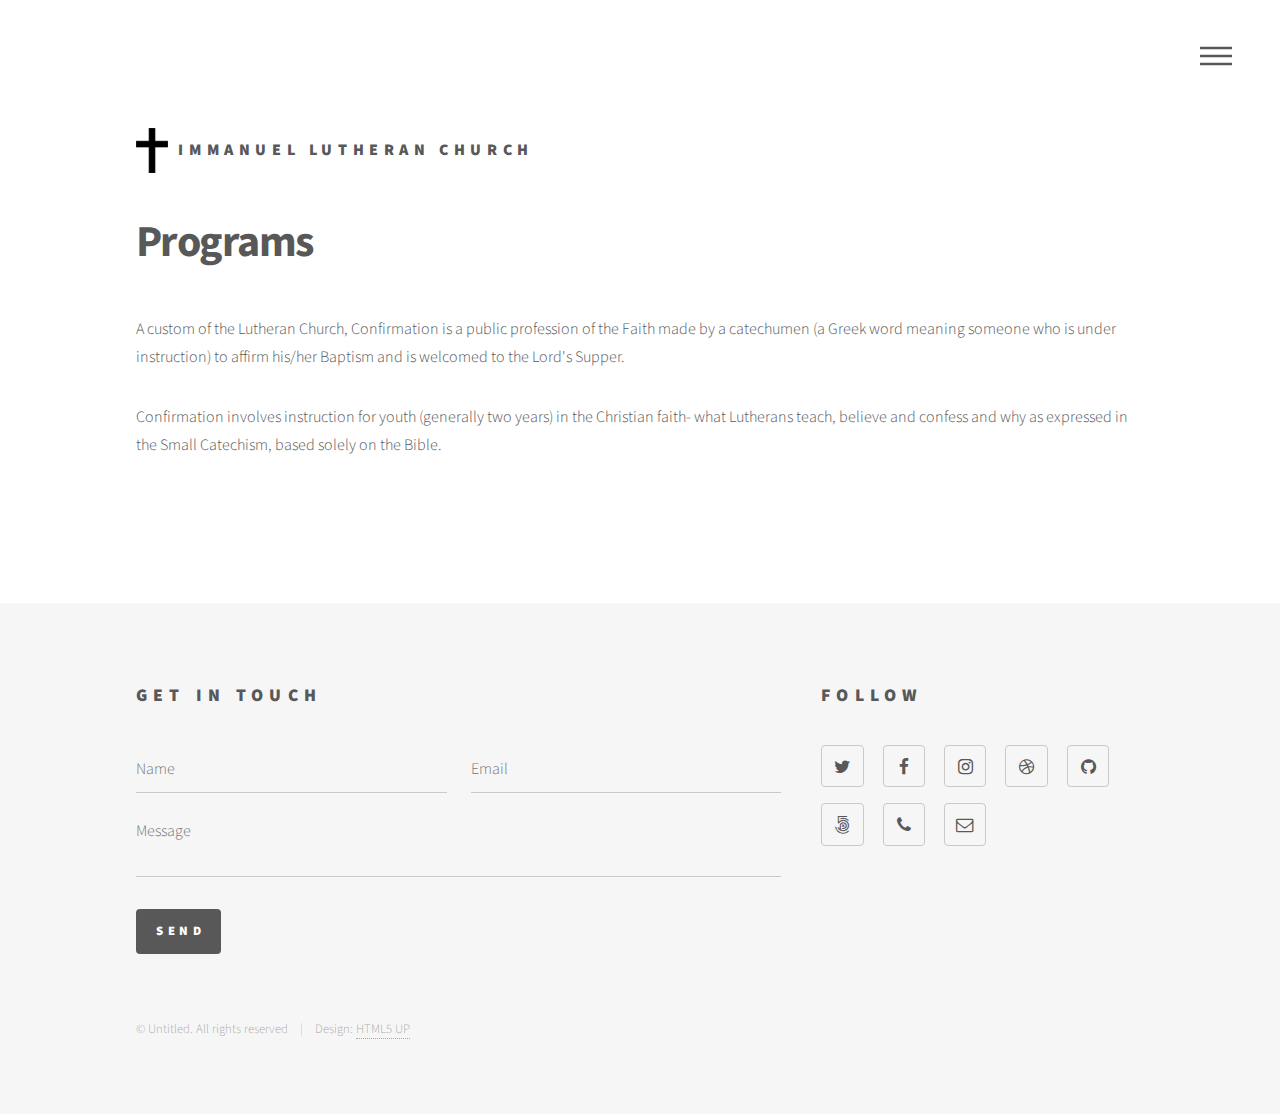
<file: programs.html>
<!DOCTYPE HTML>
<!--
	Phantom by HTML5 UP
	html5up.net | @ajlkn
	Free for personal and commercial use under the CCA 3.0 license (html5up.net/license)
-->
<html>
	<head>
		<title>Programs</title>
		<link rel="shortcut icon" href="images/favicon.jpg" />
		<meta charset="utf-8" />
		<meta name="viewport" content="width=device-width, initial-scale=1, user-scalable=no" />
		<link rel="stylesheet" href="assets/css/main.css" />
		<noscript><link rel="stylesheet" href="assets/css/noscript.css" /></noscript>
	</head>
	<body class="is-preload">
		<!-- Wrapper -->
			<div id="wrapper">

				<!-- Header -->
					<header id="header">
						<div class="inner">

							<!-- Logo -->
								<a href="index.html" class="logo">
									<span class="symbol"><img src="images/cross.png" alt="" /></span><span class="title">IMMANUEL LUTHERAN CHURCH</span>
								</a>

							<!-- Nav -->
								<nav>
									<ul>
										<li><a href="#menu">Menu</a></li>
									</ul>
								</nav>

						</div>
					</header>

				<!-- Menu -->
					<nav id="menu">
						<h2>Menu</h2>
						<ul>
							<li><a href="index.html">Home</a></li>
							<li><a href="congregation.html">Our Congregation</a></li>
							<li><a href="beliefs.html">Our Beliefs</a></li>
							<li><a href="service.html">Divine Service</a></li>
							<li><a href="pastor.html">Pastor</a></li>
							<li><a href="programs.html">Programs</a></li>
							<li><a href="calendar.html">Calendar</a></li>


						</ul>
					</nav>

				<!-- Main -->
					<div id="main">
						<div class="inner">
							<h1>Programs</h1>
<!-- 							<span class="image main"><img src="images/pic13.jpg" alt="" /></span>
-->							<p>A custom of the Lutheran Church, Confirmation is a public 							 profession of the Faith made by a catechumen (a Greek word 								meaning someone who is under instruction) to affirm his/her 							Baptism and is welcomed to the Lord's Supper. </p>
							<p>Confirmation involves instruction for youth (generally two years) in the Christian faith- what Lutherans teach, believe and confess and why as expressed in the Small Catechism, based solely on the Bible. </p>
						</div>
						<span class="image main">
						</span>
					</div>

				<!-- Footer -->
					<footer id="footer">
						<div class="inner">
							<section>
								<h2>Get in touch</h2>
								<form method="post" action="#">
									<div class="fields">
										<div class="field half">
											<input type="text" name="name" id="name" placeholder="Name" />
										</div>
										<div class="field half">
											<input type="email" name="email" id="email" placeholder="Email" />
										</div>
										<div class="field">
											<textarea name="message" id="message" placeholder="Message"></textarea>
										</div>
									</div>
									<ul class="actions">
										<li><input type="submit" value="Send" class="primary" /></li>
									</ul>
								</form>
							</section>
							<section>
								<h2>Follow</h2>
								<ul class="icons">
									<li><a href="#" class="icon style2 fa-twitter"><span class="label">Twitter</span></a></li>
									<li><a href="#" class="icon style2 fa-facebook"><span class="label">Facebook</span></a></li>
									<li><a href="#" class="icon style2 fa-instagram"><span class="label">Instagram</span></a></li>
									<li><a href="#" class="icon style2 fa-dribbble"><span class="label">Dribbble</span></a></li>
									<li><a href="#" class="icon style2 fa-github"><span class="label">GitHub</span></a></li>
									<li><a href="#" class="icon style2 fa-500px"><span class="label">500px</span></a></li>
									<li><a href="#" class="icon style2 fa-phone"><span class="label">Phone</span></a></li>
									<li><a href="#" class="icon style2 fa-envelope-o"><span class="label">Email</span></a></li>
								</ul>
							</section>
							<ul class="copyright">
								<li>&copy; Untitled. All rights reserved</li><li>Design: <a href="http://html5up.net">HTML5 UP</a></li>
							</ul>
						</div>
					</footer>

			</div>

		<!-- Scripts -->
			<script src="assets/js/jquery.min.js"></script>
			<script src="assets/js/browser.min.js"></script>
			<script src="assets/js/breakpoints.min.js"></script>
			<script src="assets/js/util.js"></script>
			<script src="assets/js/main.js"></script>

	</body>
</html>
</file>
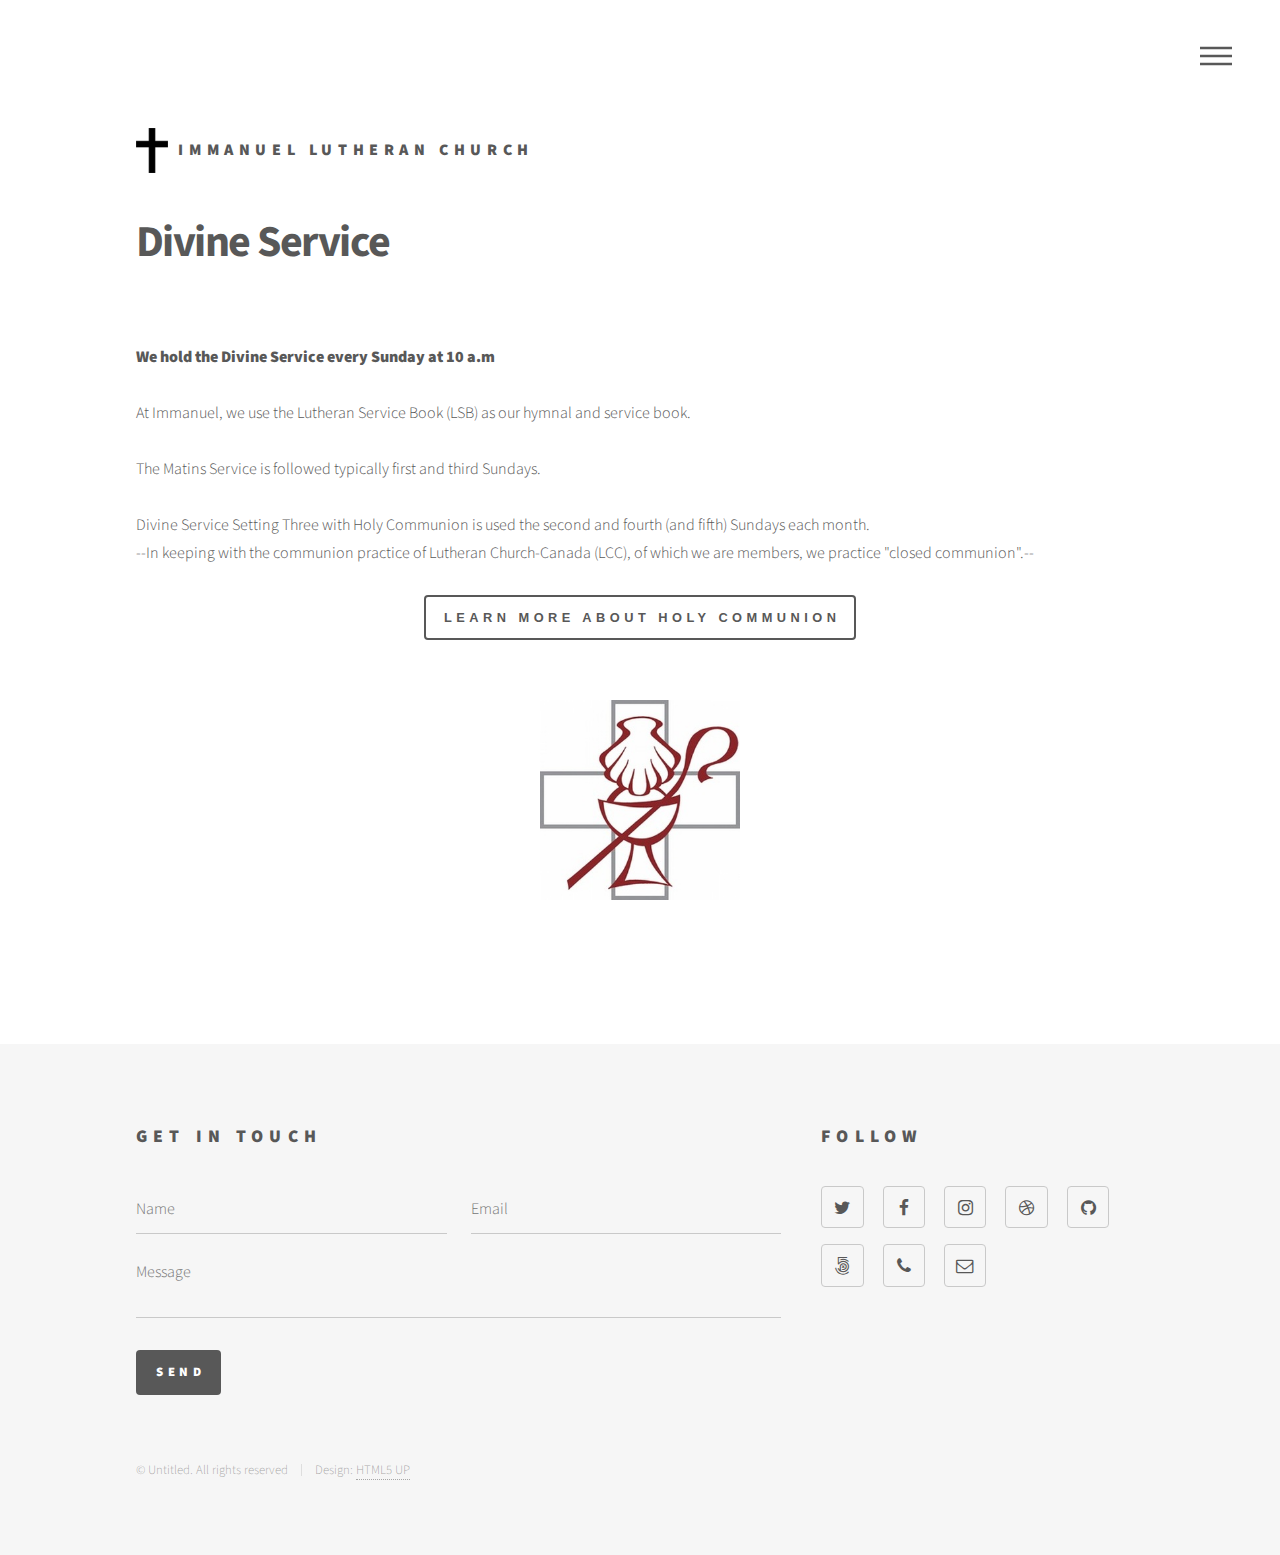
<file: service.html>
<!DOCTYPE HTML>
<!--
	Phantom by HTML5 UP
	html5up.net | @ajlkn
	Free for personal and commercial use under the CCA 3.0 license (html5up.net/license)
-->
<html>
	<head>
		<title>Divine Service</title>
		<meta charset="utf-8" />
		<meta name="viewport" content="width=device-width, initial-scale=1, user-scalable=no" />
		<link rel="stylesheet" href="assets/css/main.css" />
		<noscript><link rel="stylesheet" href="assets/css/noscript.css" /></noscript>
	</head>
	<body class="is-preload">
		<!-- Wrapper -->
			<div id="wrapper">

				<!-- Header -->
					<header id="header">
						<div class="inner">

							<!-- Logo -->
								<a href="index.html" class="logo">
									<span class="symbol"><img src="images/cross.png" alt="" /></span><span class="title">IMMANUEL LUTHERAN CHURCH</span>
								</a>

							<!-- Nav -->
								<nav>
									<ul>
										<li><a href="#menu">Menu</a></li>
									</ul>
								</nav>

						</div>
					</header>

				<!-- Menu -->
					<nav id="menu">
						<h2>Menu</h2>
						<ul>
							<li><a href="index.html">Home</a></li>
							<li><a href="congregation.html">Our Congregation</a></li>
							<li><a href="beliefs.html">Our Beliefs</a></li>
							<li><a href="service.html">Divine Service</a></li>
							<li><a href="pastor.html">Pastor</a></li>
							<li><a href="programs.html">Programs</a></li>
							<li><a href="calendar.html">Calendar</a></li>
						</ul>
					</nav>

				<!-- Main -->
					<div id="main">
						<div class="inner">
							<h1>Divine Service</h1>
<!-- 							<span class="image main"><img src="images/pic13.jpg" alt="" /></span> -->
							<div class="paragraph" style="text-align:left;">
								<br />
									<strong>We hold the Divine Service every Sunday at 10 a.m</strong><br />
								<br />
									At Immanuel, we use the Lutheran Service Book (LSB) as our hymnal and service book.<br />
								<br />
									<span style="">The Matins Service is followed typically first and third Sundays.&nbsp;</span><br />
								<br />
									Divine Service Setting Three with Holy Communion is used the second and fourth (and fifth) Sundays each month.<br />
									
									--In keeping with the communion practice of Lutheran Church-Canada (LCC), of which we are members, we practice "closed communion".--<br />

									<br />
										<form action="communion.html" style="text-align:center;">
										    <button>
												Learn more about Holy Communion
											</button>
										</form>
									<br />
							</div>
							<span class="image main">
								<img src="images/_2289488.jpg" alt="Picture" style="height:200px; width:auto; margin:auto;">
							</span>

						</div>
					</div>

				<!-- Footer -->
					<footer id="footer">
						<div class="inner">
							<section>
								<h2>Get in touch</h2>
								<form method="post" action="#">
									<div class="fields">
										<div class="field half">
											<input type="text" name="name" id="name" placeholder="Name" />
										</div>
										<div class="field half">
											<input type="email" name="email" id="email" placeholder="Email" />
										</div>
										<div class="field">
											<textarea name="message" id="message" placeholder="Message"></textarea>
										</div>
									</div>
									<ul class="actions">
										<li><input type="submit" value="Send" class="primary" /></li>
									</ul>
								</form>
							</section>
							<section>
								<h2>Follow</h2>
								<ul class="icons">
									<li><a href="#" class="icon style2 fa-twitter"><span class="label">Twitter</span></a></li>
									<li><a href="#" class="icon style2 fa-facebook"><span class="label">Facebook</span></a></li>
									<li><a href="#" class="icon style2 fa-instagram"><span class="label">Instagram</span></a></li>
									<li><a href="#" class="icon style2 fa-dribbble"><span class="label">Dribbble</span></a></li>
									<li><a href="#" class="icon style2 fa-github"><span class="label">GitHub</span></a></li>
									<li><a href="#" class="icon style2 fa-500px"><span class="label">500px</span></a></li>
									<li><a href="#" class="icon style2 fa-phone"><span class="label">Phone</span></a></li>
									<li><a href="#" class="icon style2 fa-envelope-o"><span class="label">Email</span></a></li>
								</ul>
							</section>
							<ul class="copyright">
								<li>&copy; Untitled. All rights reserved</li><li>Design: <a href="http://html5up.net">HTML5 UP</a></li>
							</ul>
						</div>
					</footer>

			</div>

		<!-- Scripts -->
			<script src="assets/js/jquery.min.js"></script>
			<script src="assets/js/browser.min.js"></script>
			<script src="assets/js/breakpoints.min.js"></script>
			<script src="assets/js/util.js"></script>
			<script src="assets/js/main.js"></script>

	</body>
</html>
</file>
<file: assets/css/noscript.css>
/*
	Phantom by HTML5 UP
	html5up.net | @ajlkn
	Free for personal and commercial use under the CCA 3.0 license (html5up.net/license)
*/

/* Tiles */

	body.is-preload .tiles article {
		-moz-transform: none;
		-webkit-transform: none;
		-ms-transform: none;
		transform: none;
		opacity: 1;
	}
</file>
<file: assets/css/main.css>
@import url(font-awesome.min.css);
@import url("https://fonts.googleapis.com/css?family=Source+Sans+Pro:300,700,900");

/*
	Phantom by HTML5 UP
	html5up.net | @ajlkn
	Free for personal and commercial use under the CCA 3.0 license (html5up.net/license)
*/

html, body, div, span, applet, object,
iframe, h1, h2, h3, h4, h5, h6, p, blockquote,
pre, a, abbr, acronym, address, big, cite,
code, del, dfn, em, img, ins, kbd, q, s, samp,
small, strike, strong, sub, sup, tt, var, b,
u, i, center, dl, dt, dd, ol, ul, li, fieldset,
form, label, legend, table, caption, tbody,
tfoot, thead, tr, th, td, article, aside,
canvas, details, embed, figure, figcaption,
footer, header, hgroup, menu, nav, output, ruby,
section, summary, time, mark, audio, video {
	margin: 0;
	padding: 0;
	border: 0;
	font-size: 100%;
	font: inherit;
	vertical-align: baseline;}

article, aside, details, figcaption, figure,
footer, header, hgroup, menu, nav, section {
	display: block;}

body {
	line-height: 1;
}

ol, ul {
	list-style: none;
}

blockquote, q {
	quotes: none;
}

	blockquote:before, blockquote:after, q:before, q:after {
		content: '';
		content: none;
	}

table {
	border-collapse: collapse;
	border-spacing: 0;
}

body {
	-webkit-text-size-adjust: none;
}

mark {
	background-color: transparent;
	color: inherit;
}

input::-moz-focus-inner {
	border: 0;
	padding: 0;
}

input, select, textarea {
	-moz-appearance: none;
	-webkit-appearance: none;
	-ms-appearance: none;
	appearance: none;
}

/* Basic */

	@-ms-viewport {
		width: device-width;
	}

	body {
		-ms-overflow-style: scrollbar;
	}

	@media screen and (max-width: 480px) {

		html, body {
			min-width: 320px;
		}

	}

	html {
		box-sizing: border-box;
	}

	*, *:before, *:after {
		box-sizing: inherit;
	}

	body {
		background: #ffffff;
	}

		body.is-preload *, body.is-preload *:before, body.is-preload *:after {
			-moz-animation: none !important;
			-webkit-animation: none !important;
			-ms-animation: none !important;
			animation: none !important;
			-moz-transition: none !important;
			-webkit-transition: none !important;
			-ms-transition: none !important;
			transition: none !important;
		}

/* Type */

	body, input, select, textarea {
		color: #585858;
		font-family: "Source Sans Pro", Helvetica, sans-serif;
		font-size: 16pt;
		font-weight: 300;
		line-height: 1.75;
	}

		@media screen and (max-width: 1680px) {

			body, input, select, textarea {
				font-size: 14pt;
			}

		}

		@media screen and (max-width: 1280px) {

			body, input, select, textarea {
				font-size: 12pt;
			}

		}

	a {
		-moz-transition: border-bottom-color 0.2s ease, color 0.2s ease;
		-webkit-transition: border-bottom-color 0.2s ease, color 0.2s ease;
		-ms-transition: border-bottom-color 0.2s ease, color 0.2s ease;
		transition: border-bottom-color 0.2s ease, color 0.2s ease;
		text-decoration: none;
		color: #585858;
		border-bottom: dotted 1px rgba(88, 88, 88, 0.5);
	}

		a:hover {
			border-bottom-color: transparent;
			color: #f2849e !important;
		}

	strong, b {
		font-weight: 900;
	}

	em, i {
		font-style: italic;
	}

	p {
		margin: 0 0 2em 0;
	}

	h1 {
		font-size: 2.75em;
		font-weight: 700;
		line-height: 1.3;
		margin: 0 0 1em 0;
		letter-spacing: -0.035em;
	}

		h1 a {
			color: inherit;
		}

		@media screen and (max-width: 736px) {

			h1 {
				font-size: 2em;
				margin: 0 0 1em 0;
			}

		}

		@media screen and (max-width: 360px) {

			h1 {
				font-size: 1.75em;
			}

		}

	h2, h3, h4, h5, h6 {
		font-weight: 900;
		line-height: 1.5;
		margin: 0 0 2em 0;
		text-transform: uppercase;
		letter-spacing: 0.35em;
	}

		h2 a, h3 a, h4 a, h5 a, h6 a {
			color: inherit;
		}

	h2 {
		font-size: 1.1em;
	}

	h3 {
		font-size: 1em;
	}

	h4 {
		font-size: 0.8em;
	}

	h5 {
		font-size: 0.8em;
	}

	h6 {
		font-size: 0.8em;
	}

	@media screen and (max-width: 980px) {

		h1 br, h2 br, h3 br, h4 br, h5 br, h6 br {
			display: none;
		}

	}

	@media screen and (max-width: 736px) {

		h2 {
			font-size: 1em;
		}

		h3 {
			font-size: 0.8em;
		}

	}

	sub {
		font-size: 0.8em;
		position: relative;
		top: 0.5em;
	}

	sup {
		font-size: 0.8em;
		position: relative;
		top: -0.5em;
	}

	blockquote {
		border-left: solid 4px #c9c9c9;
		font-style: italic;
		margin: 0 0 2em 0;
		padding: 0.5em 0 0.5em 2em;
	}

	code {
		background: rgba(144, 144, 144, 0.075);
		border-radius: 4px;
		border: solid 1px #c9c9c9;
		font-family: "Courier New", monospace;
		font-size: 0.9em;
		margin: 0 0.25em;
		padding: 0.25em 0.65em;
	}

	pre {
		-webkit-overflow-scrolling: touch;
		font-family: "Courier New", monospace;
		font-size: 0.9em;
		margin: 0 0 2em 0;
	}

		pre code {
			display: block;
			line-height: 1.75;
			padding: 1em 1.5em;
			overflow-x: auto;
		}

	hr {
		border: 0;
		border-bottom: solid 1px #c9c9c9;
		margin: 2em 0;
	}

		hr.major {
			margin: 3em 0;
		}

	.align-left {
		text-align: left;
	}

	.align-center {
		text-align: center;
	}

	.align-right {
		text-align: right;
	}

/* Row */

	.row {
		display: flex;
		flex-wrap: wrap;
		box-sizing: border-box;
		align-items: stretch;
	}

		.row > * {
			box-sizing: border-box;
		}

		.row.gtr-uniform > * > :last-child {
			margin-bottom: 0;
		}

		.row.aln-left {
			justify-content: flex-start;
		}

		.row.aln-center {
			justify-content: center;
		}

		.row.aln-right {
			justify-content: flex-end;
		}

		.row.aln-top {
			align-items: flex-start;
		}

		.row.aln-middle {
			align-items: center;
		}

		.row.aln-bottom {
			align-items: flex-end;
		}

		.row > .imp {
			order: -1;
		}

		.row > .col-1 {
			width: 8.3333333333%;
		}

		.row > .off-1 {
			margin-left: 8.3333333333%;
		}

		.row > .col-2 {
			width: 16.6666666667%;
		}

		.row > .off-2 {
			margin-left: 16.6666666667%;
		}

		.row > .col-3 {
			width: 25%;
		}

		.row > .off-3 {
			margin-left: 25%;
		}

		.row > .col-4 {
			width: 33.3333333333%;
		}

		.row > .off-4 {
			margin-left: 33.3333333333%;
		}

		.row > .col-5 {
			width: 41.6666666667%;
		}

		.row > .off-5 {
			margin-left: 41.6666666667%;
		}

		.row > .col-6 {
			width: 50%;
		}

		.row > .off-6 {
			margin-left: 50%;
		}

		.row > .col-7 {
			width: 58.3333333333%;
		}

		.row > .off-7 {
			margin-left: 58.3333333333%;
		}

		.row > .col-8 {
			width: 66.6666666667%;
		}

		.row > .off-8 {
			margin-left: 66.6666666667%;
		}

		.row > .col-9 {
			width: 75%;
		}

		.row > .off-9 {
			margin-left: 75%;
		}

		.row > .col-10 {
			width: 83.3333333333%;
		}

		.row > .off-10 {
			margin-left: 83.3333333333%;
		}

		.row > .col-11 {
			width: 91.6666666667%;
		}

		.row > .off-11 {
			margin-left: 91.6666666667%;
		}

		.row > .col-12 {
			width: 100%;
		}

		.row > .off-12 {
			margin-left: 100%;
		}

		.row.gtr-0 {
			margin-top: 0;
			margin-left: 0em;
		}

			.row.gtr-0 > * {
				padding: 0 0 0 0em;
			}

			.row.gtr-0.gtr-uniform {
				margin-top: 0em;
			}

				.row.gtr-0.gtr-uniform > * {
					padding-top: 0em;
				}

		.row.gtr-25 {
			margin-top: 0;
			margin-left: -0.5em;
		}

			.row.gtr-25 > * {
				padding: 0 0 0 0.5em;
			}

			.row.gtr-25.gtr-uniform {
				margin-top: -0.5em;
			}

				.row.gtr-25.gtr-uniform > * {
					padding-top: 0.5em;
				}

		.row.gtr-50 {
			margin-top: 0;
			margin-left: -1em;
		}

			.row.gtr-50 > * {
				padding: 0 0 0 1em;
			}

			.row.gtr-50.gtr-uniform {
				margin-top: -1em;
			}

				.row.gtr-50.gtr-uniform > * {
					padding-top: 1em;
				}

		.row {
			margin-top: 0;
			margin-left: -2em;
		}

			.row > * {
				padding: 0 0 0 2em;
			}

			.row.gtr-uniform {
				margin-top: -2em;
			}

				.row.gtr-uniform > * {
					padding-top: 2em;
				}

		.row.gtr-150 {
			margin-top: 0;
			margin-left: -3em;
		}

			.row.gtr-150 > * {
				padding: 0 0 0 3em;
			}

			.row.gtr-150.gtr-uniform {
				margin-top: -3em;
			}

				.row.gtr-150.gtr-uniform > * {
					padding-top: 3em;
				}

		.row.gtr-200 {
			margin-top: 0;
			margin-left: -4em;
		}

			.row.gtr-200 > * {
				padding: 0 0 0 4em;
			}

			.row.gtr-200.gtr-uniform {
				margin-top: -4em;
			}

				.row.gtr-200.gtr-uniform > * {
					padding-top: 4em;
				}

		@media screen and (max-width: 1680px) {

			.row {
				display: flex;
				flex-wrap: wrap;
				box-sizing: border-box;
				align-items: stretch;
			}

				.row > * {
					box-sizing: border-box;
				}

				.row.gtr-uniform > * > :last-child {
					margin-bottom: 0;
				}

				.row.aln-left {
					justify-content: flex-start;
				}

				.row.aln-center {
					justify-content: center;
				}

				.row.aln-right {
					justify-content: flex-end;
				}

				.row.aln-top {
					align-items: flex-start;
				}

				.row.aln-middle {
					align-items: center;
				}

				.row.aln-bottom {
					align-items: flex-end;
				}

				.row > .imp-xlarge {
					order: -1;
				}

				.row > .col-1-xlarge {
					width: 8.3333333333%;
				}

				.row > .off-1-xlarge {
					margin-left: 8.3333333333%;
				}

				.row > .col-2-xlarge {
					width: 16.6666666667%;
				}

				.row > .off-2-xlarge {
					margin-left: 16.6666666667%;
				}

				.row > .col-3-xlarge {
					width: 25%;
				}

				.row > .off-3-xlarge {
					margin-left: 25%;
				}

				.row > .col-4-xlarge {
					width: 33.3333333333%;
				}

				.row > .off-4-xlarge {
					margin-left: 33.3333333333%;
				}

				.row > .col-5-xlarge {
					width: 41.6666666667%;
				}

				.row > .off-5-xlarge {
					margin-left: 41.6666666667%;
				}

				.row > .col-6-xlarge {
					width: 50%;
				}

				.row > .off-6-xlarge {
					margin-left: 50%;
				}

				.row > .col-7-xlarge {
					width: 58.3333333333%;
				}

				.row > .off-7-xlarge {
					margin-left: 58.3333333333%;
				}

				.row > .col-8-xlarge {
					width: 66.6666666667%;
				}

				.row > .off-8-xlarge {
					margin-left: 66.6666666667%;
				}

				.row > .col-9-xlarge {
					width: 75%;
				}

				.row > .off-9-xlarge {
					margin-left: 75%;
				}

				.row > .col-10-xlarge {
					width: 83.3333333333%;
				}

				.row > .off-10-xlarge {
					margin-left: 83.3333333333%;
				}

				.row > .col-11-xlarge {
					width: 91.6666666667%;
				}

				.row > .off-11-xlarge {
					margin-left: 91.6666666667%;
				}

				.row > .col-12-xlarge {
					width: 100%;
				}

				.row > .off-12-xlarge {
					margin-left: 100%;
				}

				.row.gtr-0 {
					margin-top: 0;
					margin-left: 0em;
				}

					.row.gtr-0 > * {
						padding: 0 0 0 0em;
					}

					.row.gtr-0.gtr-uniform {
						margin-top: 0em;
					}

						.row.gtr-0.gtr-uniform > * {
							padding-top: 0em;
						}

				.row.gtr-25 {
					margin-top: 0;
					margin-left: -0.5em;
				}

					.row.gtr-25 > * {
						padding: 0 0 0 0.5em;
					}

					.row.gtr-25.gtr-uniform {
						margin-top: -0.5em;
					}

						.row.gtr-25.gtr-uniform > * {
							padding-top: 0.5em;
						}

				.row.gtr-50 {
					margin-top: 0;
					margin-left: -1em;
				}

					.row.gtr-50 > * {
						padding: 0 0 0 1em;
					}

					.row.gtr-50.gtr-uniform {
						margin-top: -1em;
					}

						.row.gtr-50.gtr-uniform > * {
							padding-top: 1em;
						}

				.row {
					margin-top: 0;
					margin-left: -2em;
				}

					.row > * {
						padding: 0 0 0 2em;
					}

					.row.gtr-uniform {
						margin-top: -2em;
					}

						.row.gtr-uniform > * {
							padding-top: 2em;
						}

				.row.gtr-150 {
					margin-top: 0;
					margin-left: -3em;
				}

					.row.gtr-150 > * {
						padding: 0 0 0 3em;
					}

					.row.gtr-150.gtr-uniform {
						margin-top: -3em;
					}

						.row.gtr-150.gtr-uniform > * {
							padding-top: 3em;
						}

				.row.gtr-200 {
					margin-top: 0;
					margin-left: -4em;
				}

					.row.gtr-200 > * {
						padding: 0 0 0 4em;
					}

					.row.gtr-200.gtr-uniform {
						margin-top: -4em;
					}

						.row.gtr-200.gtr-uniform > * {
							padding-top: 4em;
						}

		}

		@media screen and (max-width: 1280px) {

			.row {
				display: flex;
				flex-wrap: wrap;
				box-sizing: border-box;
				align-items: stretch;
			}

				.row > * {
					box-sizing: border-box;
				}

				.row.gtr-uniform > * > :last-child {
					margin-bottom: 0;
				}

				.row.aln-left {
					justify-content: flex-start;
				}

				.row.aln-center {
					justify-content: center;
				}

				.row.aln-right {
					justify-content: flex-end;
				}

				.row.aln-top {
					align-items: flex-start;
				}

				.row.aln-middle {
					align-items: center;
				}

				.row.aln-bottom {
					align-items: flex-end;
				}

				.row > .imp-large {
					order: -1;
				}

				.row > .col-1-large {
					width: 8.3333333333%;
				}

				.row > .off-1-large {
					margin-left: 8.3333333333%;
				}

				.row > .col-2-large {
					width: 16.6666666667%;
				}

				.row > .off-2-large {
					margin-left: 16.6666666667%;
				}

				.row > .col-3-large {
					width: 25%;
				}

				.row > .off-3-large {
					margin-left: 25%;
				}

				.row > .col-4-large {
					width: 33.3333333333%;
				}

				.row > .off-4-large {
					margin-left: 33.3333333333%;
				}

				.row > .col-5-large {
					width: 41.6666666667%;
				}

				.row > .off-5-large {
					margin-left: 41.6666666667%;
				}

				.row > .col-6-large {
					width: 50%;
				}

				.row > .off-6-large {
					margin-left: 50%;
				}

				.row > .col-7-large {
					width: 58.3333333333%;
				}

				.row > .off-7-large {
					margin-left: 58.3333333333%;
				}

				.row > .col-8-large {
					width: 66.6666666667%;
				}

				.row > .off-8-large {
					margin-left: 66.6666666667%;
				}

				.row > .col-9-large {
					width: 75%;
				}

				.row > .off-9-large {
					margin-left: 75%;
				}

				.row > .col-10-large {
					width: 83.3333333333%;
				}

				.row > .off-10-large {
					margin-left: 83.3333333333%;
				}

				.row > .col-11-large {
					width: 91.6666666667%;
				}

				.row > .off-11-large {
					margin-left: 91.6666666667%;
				}

				.row > .col-12-large {
					width: 100%;
				}

				.row > .off-12-large {
					margin-left: 100%;
				}

				.row.gtr-0 {
					margin-top: 0;
					margin-left: 0em;
				}

					.row.gtr-0 > * {
						padding: 0 0 0 0em;
					}

					.row.gtr-0.gtr-uniform {
						margin-top: 0em;
					}

						.row.gtr-0.gtr-uniform > * {
							padding-top: 0em;
						}

				.row.gtr-25 {
					margin-top: 0;
					margin-left: -0.5em;
				}

					.row.gtr-25 > * {
						padding: 0 0 0 0.5em;
					}

					.row.gtr-25.gtr-uniform {
						margin-top: -0.5em;
					}

						.row.gtr-25.gtr-uniform > * {
							padding-top: 0.5em;
						}

				.row.gtr-50 {
					margin-top: 0;
					margin-left: -1em;
				}

					.row.gtr-50 > * {
						padding: 0 0 0 1em;
					}

					.row.gtr-50.gtr-uniform {
						margin-top: -1em;
					}

						.row.gtr-50.gtr-uniform > * {
							padding-top: 1em;
						}

				.row {
					margin-top: 0;
					margin-left: -2em;
				}

					.row > * {
						padding: 0 0 0 2em;
					}

					.row.gtr-uniform {
						margin-top: -2em;
					}

						.row.gtr-uniform > * {
							padding-top: 2em;
						}

				.row.gtr-150 {
					margin-top: 0;
					margin-left: -3em;
				}

					.row.gtr-150 > * {
						padding: 0 0 0 3em;
					}

					.row.gtr-150.gtr-uniform {
						margin-top: -3em;
					}

						.row.gtr-150.gtr-uniform > * {
							padding-top: 3em;
						}

				.row.gtr-200 {
					margin-top: 0;
					margin-left: -4em;
				}

					.row.gtr-200 > * {
						padding: 0 0 0 4em;
					}

					.row.gtr-200.gtr-uniform {
						margin-top: -4em;
					}

						.row.gtr-200.gtr-uniform > * {
							padding-top: 4em;
						}

		}

		@media screen and (max-width: 980px) {

			.row {
				display: flex;
				flex-wrap: wrap;
				box-sizing: border-box;
				align-items: stretch;
			}

				.row > * {
					box-sizing: border-box;
				}

				.row.gtr-uniform > * > :last-child {
					margin-bottom: 0;
				}

				.row.aln-left {
					justify-content: flex-start;
				}

				.row.aln-center {
					justify-content: center;
				}

				.row.aln-right {
					justify-content: flex-end;
				}

				.row.aln-top {
					align-items: flex-start;
				}

				.row.aln-middle {
					align-items: center;
				}

				.row.aln-bottom {
					align-items: flex-end;
				}

				.row > .imp-medium {
					order: -1;
				}

				.row > .col-1-medium {
					width: 8.3333333333%;
				}

				.row > .off-1-medium {
					margin-left: 8.3333333333%;
				}

				.row > .col-2-medium {
					width: 16.6666666667%;
				}

				.row > .off-2-medium {
					margin-left: 16.6666666667%;
				}

				.row > .col-3-medium {
					width: 25%;
				}

				.row > .off-3-medium {
					margin-left: 25%;
				}

				.row > .col-4-medium {
					width: 33.3333333333%;
				}

				.row > .off-4-medium {
					margin-left: 33.3333333333%;
				}

				.row > .col-5-medium {
					width: 41.6666666667%;
				}

				.row > .off-5-medium {
					margin-left: 41.6666666667%;
				}

				.row > .col-6-medium {
					width: 50%;
				}

				.row > .off-6-medium {
					margin-left: 50%;
				}

				.row > .col-7-medium {
					width: 58.3333333333%;
				}

				.row > .off-7-medium {
					margin-left: 58.3333333333%;
				}

				.row > .col-8-medium {
					width: 66.6666666667%;
				}

				.row > .off-8-medium {
					margin-left: 66.6666666667%;
				}

				.row > .col-9-medium {
					width: 75%;
				}

				.row > .off-9-medium {
					margin-left: 75%;
				}

				.row > .col-10-medium {
					width: 83.3333333333%;
				}

				.row > .off-10-medium {
					margin-left: 83.3333333333%;
				}

				.row > .col-11-medium {
					width: 91.6666666667%;
				}

				.row > .off-11-medium {
					margin-left: 91.6666666667%;
				}

				.row > .col-12-medium {
					width: 100%;
				}

				.row > .off-12-medium {
					margin-left: 100%;
				}

				.row.gtr-0 {
					margin-top: 0;
					margin-left: 0em;
				}

					.row.gtr-0 > * {
						padding: 0 0 0 0em;
					}

					.row.gtr-0.gtr-uniform {
						margin-top: 0em;
					}

						.row.gtr-0.gtr-uniform > * {
							padding-top: 0em;
						}

				.row.gtr-25 {
					margin-top: 0;
					margin-left: -0.375em;
				}

					.row.gtr-25 > * {
						padding: 0 0 0 0.375em;
					}

					.row.gtr-25.gtr-uniform {
						margin-top: -0.375em;
					}

						.row.gtr-25.gtr-uniform > * {
							padding-top: 0.375em;
						}

				.row.gtr-50 {
					margin-top: 0;
					margin-left: -0.75em;
				}

					.row.gtr-50 > * {
						padding: 0 0 0 0.75em;
					}

					.row.gtr-50.gtr-uniform {
						margin-top: -0.75em;
					}

						.row.gtr-50.gtr-uniform > * {
							padding-top: 0.75em;
						}

				.row {
					margin-top: 0;
					margin-left: -1.5em;
				}

					.row > * {
						padding: 0 0 0 1.5em;
					}

					.row.gtr-uniform {
						margin-top: -1.5em;
					}

						.row.gtr-uniform > * {
							padding-top: 1.5em;
						}

				.row.gtr-150 {
					margin-top: 0;
					margin-left: -2.25em;
				}

					.row.gtr-150 > * {
						padding: 0 0 0 2.25em;
					}

					.row.gtr-150.gtr-uniform {
						margin-top: -2.25em;
					}

						.row.gtr-150.gtr-uniform > * {
							padding-top: 2.25em;
						}

				.row.gtr-200 {
					margin-top: 0;
					margin-left: -3em;
				}

					.row.gtr-200 > * {
						padding: 0 0 0 3em;
					}

					.row.gtr-200.gtr-uniform {
						margin-top: -3em;
					}

						.row.gtr-200.gtr-uniform > * {
							padding-top: 3em;
						}

		}

		@media screen and (max-width: 736px) {

			.row {
				display: flex;
				flex-wrap: wrap;
				box-sizing: border-box;
				align-items: stretch;
			}

				.row > * {
					box-sizing: border-box;
				}

				.row.gtr-uniform > * > :last-child {
					margin-bottom: 0;
				}

				.row.aln-left {
					justify-content: flex-start;
				}

				.row.aln-center {
					justify-content: center;
				}

				.row.aln-right {
					justify-content: flex-end;
				}

				.row.aln-top {
					align-items: flex-start;
				}

				.row.aln-middle {
					align-items: center;
				}

				.row.aln-bottom {
					align-items: flex-end;
				}

				.row > .imp-small {
					order: -1;
				}

				.row > .col-1-small {
					width: 8.3333333333%;
				}

				.row > .off-1-small {
					margin-left: 8.3333333333%;
				}

				.row > .col-2-small {
					width: 16.6666666667%;
				}

				.row > .off-2-small {
					margin-left: 16.6666666667%;
				}

				.row > .col-3-small {
					width: 25%;
				}

				.row > .off-3-small {
					margin-left: 25%;
				}

				.row > .col-4-small {
					width: 33.3333333333%;
				}

				.row > .off-4-small {
					margin-left: 33.3333333333%;
				}

				.row > .col-5-small {
					width: 41.6666666667%;
				}

				.row > .off-5-small {
					margin-left: 41.6666666667%;
				}

				.row > .col-6-small {
					width: 50%;
				}

				.row > .off-6-small {
					margin-left: 50%;
				}

				.row > .col-7-small {
					width: 58.3333333333%;
				}

				.row > .off-7-small {
					margin-left: 58.3333333333%;
				}

				.row > .col-8-small {
					width: 66.6666666667%;
				}

				.row > .off-8-small {
					margin-left: 66.6666666667%;
				}

				.row > .col-9-small {
					width: 75%;
				}

				.row > .off-9-small {
					margin-left: 75%;
				}

				.row > .col-10-small {
					width: 83.3333333333%;
				}

				.row > .off-10-small {
					margin-left: 83.3333333333%;
				}

				.row > .col-11-small {
					width: 91.6666666667%;
				}

				.row > .off-11-small {
					margin-left: 91.6666666667%;
				}

				.row > .col-12-small {
					width: 100%;
				}

				.row > .off-12-small {
					margin-left: 100%;
				}

				.row.gtr-0 {
					margin-top: 0;
					margin-left: 0em;
				}

					.row.gtr-0 > * {
						padding: 0 0 0 0em;
					}

					.row.gtr-0.gtr-uniform {
						margin-top: 0em;
					}

						.row.gtr-0.gtr-uniform > * {
							padding-top: 0em;
						}

				.row.gtr-25 {
					margin-top: 0;
					margin-left: -0.25em;
				}

					.row.gtr-25 > * {
						padding: 0 0 0 0.25em;
					}

					.row.gtr-25.gtr-uniform {
						margin-top: -0.25em;
					}

						.row.gtr-25.gtr-uniform > * {
							padding-top: 0.25em;
						}

				.row.gtr-50 {
					margin-top: 0;
					margin-left: -0.5em;
				}

					.row.gtr-50 > * {
						padding: 0 0 0 0.5em;
					}

					.row.gtr-50.gtr-uniform {
						margin-top: -0.5em;
					}

						.row.gtr-50.gtr-uniform > * {
							padding-top: 0.5em;
						}

				.row {
					margin-top: 0;
					margin-left: -1em;
				}

					.row > * {
						padding: 0 0 0 1em;
					}

					.row.gtr-uniform {
						margin-top: -1em;
					}

						.row.gtr-uniform > * {
							padding-top: 1em;
						}

				.row.gtr-150 {
					margin-top: 0;
					margin-left: -1.5em;
				}

					.row.gtr-150 > * {
						padding: 0 0 0 1.5em;
					}

					.row.gtr-150.gtr-uniform {
						margin-top: -1.5em;
					}

						.row.gtr-150.gtr-uniform > * {
							padding-top: 1.5em;
						}

				.row.gtr-200 {
					margin-top: 0;
					margin-left: -2em;
				}

					.row.gtr-200 > * {
						padding: 0 0 0 2em;
					}

					.row.gtr-200.gtr-uniform {
						margin-top: -2em;
					}

						.row.gtr-200.gtr-uniform > * {
							padding-top: 2em;
						}

		}

		@media screen and (max-width: 480px) {

			.row {
				display: flex;
				flex-wrap: wrap;
				box-sizing: border-box;
				align-items: stretch;
			}

				.row > * {
					box-sizing: border-box;
				}

				.row.gtr-uniform > * > :last-child {
					margin-bottom: 0;
				}

				.row.aln-left {
					justify-content: flex-start;
				}

				.row.aln-center {
					justify-content: center;
				}

				.row.aln-right {
					justify-content: flex-end;
				}

				.row.aln-top {
					align-items: flex-start;
				}

				.row.aln-middle {
					align-items: center;
				}

				.row.aln-bottom {
					align-items: flex-end;
				}

				.row > .imp-xsmall {
					order: -1;
				}

				.row > .col-1-xsmall {
					width: 8.3333333333%;
				}

				.row > .off-1-xsmall {
					margin-left: 8.3333333333%;
				}

				.row > .col-2-xsmall {
					width: 16.6666666667%;
				}

				.row > .off-2-xsmall {
					margin-left: 16.6666666667%;
				}

				.row > .col-3-xsmall {
					width: 25%;
				}

				.row > .off-3-xsmall {
					margin-left: 25%;
				}

				.row > .col-4-xsmall {
					width: 33.3333333333%;
				}

				.row > .off-4-xsmall {
					margin-left: 33.3333333333%;
				}

				.row > .col-5-xsmall {
					width: 41.6666666667%;
				}

				.row > .off-5-xsmall {
					margin-left: 41.6666666667%;
				}

				.row > .col-6-xsmall {
					width: 50%;
				}

				.row > .off-6-xsmall {
					margin-left: 50%;
				}

				.row > .col-7-xsmall {
					width: 58.3333333333%;
				}

				.row > .off-7-xsmall {
					margin-left: 58.3333333333%;
				}

				.row > .col-8-xsmall {
					width: 66.6666666667%;
				}

				.row > .off-8-xsmall {
					margin-left: 66.6666666667%;
				}

				.row > .col-9-xsmall {
					width: 75%;
				}

				.row > .off-9-xsmall {
					margin-left: 75%;
				}

				.row > .col-10-xsmall {
					width: 83.3333333333%;
				}

				.row > .off-10-xsmall {
					margin-left: 83.3333333333%;
				}

				.row > .col-11-xsmall {
					width: 91.6666666667%;
				}

				.row > .off-11-xsmall {
					margin-left: 91.6666666667%;
				}

				.row > .col-12-xsmall {
					width: 100%;
				}

				.row > .off-12-xsmall {
					margin-left: 100%;
				}

				.row.gtr-0 {
					margin-top: 0;
					margin-left: 0em;
				}

					.row.gtr-0 > * {
						padding: 0 0 0 0em;
					}

					.row.gtr-0.gtr-uniform {
						margin-top: 0em;
					}

						.row.gtr-0.gtr-uniform > * {
							padding-top: 0em;
						}

				.row.gtr-25 {
					margin-top: 0;
					margin-left: -0.25em;
				}

					.row.gtr-25 > * {
						padding: 0 0 0 0.25em;
					}

					.row.gtr-25.gtr-uniform {
						margin-top: -0.25em;
					}

						.row.gtr-25.gtr-uniform > * {
							padding-top: 0.25em;
						}

				.row.gtr-50 {
					margin-top: 0;
					margin-left: -0.5em;
				}

					.row.gtr-50 > * {
						padding: 0 0 0 0.5em;
					}

					.row.gtr-50.gtr-uniform {
						margin-top: -0.5em;
					}

						.row.gtr-50.gtr-uniform > * {
							padding-top: 0.5em;
						}

				.row {
					margin-top: 0;
					margin-left: -1em;
				}

					.row > * {
						padding: 0 0 0 1em;
					}

					.row.gtr-uniform {
						margin-top: -1em;
					}

						.row.gtr-uniform > * {
							padding-top: 1em;
						}

				.row.gtr-150 {
					margin-top: 0;
					margin-left: -1.5em;
				}

					.row.gtr-150 > * {
						padding: 0 0 0 1.5em;
					}

					.row.gtr-150.gtr-uniform {
						margin-top: -1.5em;
					}

						.row.gtr-150.gtr-uniform > * {
							padding-top: 1.5em;
						}

				.row.gtr-200 {
					margin-top: 0;
					margin-left: -2em;
				}

					.row.gtr-200 > * {
						padding: 0 0 0 2em;
					}

					.row.gtr-200.gtr-uniform {
						margin-top: -2em;
					}

						.row.gtr-200.gtr-uniform > * {
							padding-top: 2em;
						}

		}

/* Section/Article */

	section.special, article.special {
		text-align: center;
	}

	header p {
		margin-top: -1em;
	}

	@media screen and (max-width: 736px) {

		header p {
			margin-top: 0;
		}

	}

/* Icon */

	.icon {
		text-decoration: none;
		border-bottom: none;
		position: relative;
	}

		.icon:before {
			-moz-osx-font-smoothing: grayscale;
			-webkit-font-smoothing: antialiased;
			font-family: FontAwesome;
			font-style: normal;
			font-weight: normal;
			text-transform: none !important;
		}

		.icon > .label {
			display: none;
		}

		.icon.style2 {
			-moz-transition: background-color 0.2s ease-in-out, color 0.2s ease-in-out, border-color 0.2s ease-in-out;
			-webkit-transition: background-color 0.2s ease-in-out, color 0.2s ease-in-out, border-color 0.2s ease-in-out;
			-ms-transition: background-color 0.2s ease-in-out, color 0.2s ease-in-out, border-color 0.2s ease-in-out;
			transition: background-color 0.2s ease-in-out, color 0.2s ease-in-out, border-color 0.2s ease-in-out;
			background-color: transparent;
			border: solid 1px #c9c9c9;
			border-radius: 4px;
			width: 2.65em;
			height: 2.65em;
			display: inline-block;
			text-align: center;
			line-height: 2.65em;
			color: inherit;
		}

			.icon.style2:before {
				font-size: 1.1em;
			}

			.icon.style2:hover {
				color: #f2849e;
				border-color: #f2849e;
			}

			.icon.style2:active {
				background-color: rgba(242, 132, 158, 0.1);
			}

/* List */

	ol {
		list-style: decimal;
		margin: 0 0 2em 0;
		padding-left: 1.25em;
	}

		ol li {
			padding-left: 0.25em;
		}

	ul {
		list-style: disc;
		margin: 0 0 2em 0;
		padding-left: 1em;
	}

		ul li {
			padding-left: 0.5em;
		}

		ul.alt {
			list-style: none;
			padding-left: 0;
		}

			ul.alt li {
				border-top: solid 1px #c9c9c9;
				padding: 0.5em 0;
			}

				ul.alt li:first-child {
					border-top: 0;
					padding-top: 0;
				}

	dl {
		margin: 0 0 2em 0;
	}

		dl dt {
			display: block;
			font-weight: 900;
			margin: 0 0 1em 0;
		}

		dl dd {
			margin-left: 2em;
		}

/* Actions */

	ul.actions {
		display: -moz-flex;
		display: -webkit-flex;
		display: -ms-flex;
		display: flex;
		cursor: default;
		list-style: none;
		margin-left: -1em;
		padding-left: 0;
	}

		ul.actions li {
			padding: 0 0 0 1em;
			vertical-align: middle;
		}

		ul.actions.special {
			-moz-justify-content: center;
			-webkit-justify-content: center;
			-ms-justify-content: center;
			justify-content: center;
			width: 100%;
			margin-left: 0;
		}

			ul.actions.special li:first-child {
				padding-left: 0;
			}

		ul.actions.stacked {
			-moz-flex-direction: column;
			-webkit-flex-direction: column;
			-ms-flex-direction: column;
			flex-direction: column;
			margin-left: 0;
		}

			ul.actions.stacked li {
				padding: 1.3em 0 0 0;
			}

				ul.actions.stacked li:first-child {
					padding-top: 0;
				}

		ul.actions.fit {
			width: calc(100% + 1em);
		}

			ul.actions.fit li {
				-moz-flex-grow: 1;
				-webkit-flex-grow: 1;
				-ms-flex-grow: 1;
				flex-grow: 1;
				-moz-flex-shrink: 1;
				-webkit-flex-shrink: 1;
				-ms-flex-shrink: 1;
				flex-shrink: 1;
				width: 100%;
			}

				ul.actions.fit li > * {
					width: 100%;
				}

			ul.actions.fit.stacked {
				width: 100%;
			}

		@media screen and (max-width: 480px) {

			ul.actions:not(.fixed) {
				-moz-flex-direction: column;
				-webkit-flex-direction: column;
				-ms-flex-direction: column;
				flex-direction: column;
				margin-left: 0;
				width: 100% !important;
			}

				ul.actions:not(.fixed) li {
					-moz-flex-grow: 1;
					-webkit-flex-grow: 1;
					-ms-flex-grow: 1;
					flex-grow: 1;
					-moz-flex-shrink: 1;
					-webkit-flex-shrink: 1;
					-ms-flex-shrink: 1;
					flex-shrink: 1;
					padding: 1em 0 0 0;
					text-align: center;
					width: 100%;
				}

					ul.actions:not(.fixed) li > * {
						width: 100%;
					}

					ul.actions:not(.fixed) li:first-child {
						padding-top: 0;
					}

					ul.actions:not(.fixed) li input[type="submit"],
					ul.actions:not(.fixed) li input[type="reset"],
					ul.actions:not(.fixed) li input[type="button"],
					ul.actions:not(.fixed) li button,
					ul.actions:not(.fixed) li .button {
						width: 100%;
					}

						ul.actions:not(.fixed) li input[type="submit"].icon:before,
						ul.actions:not(.fixed) li input[type="reset"].icon:before,
						ul.actions:not(.fixed) li input[type="button"].icon:before,
						ul.actions:not(.fixed) li button.icon:before,
						ul.actions:not(.fixed) li .button.icon:before {
							margin-left: -0.5rem;
						}

		}

/* Icons */

	ul.icons {
		cursor: default;
		list-style: none;
		padding-left: 0;
		margin: -1em 0 2em -1em;
	}

		ul.icons li {
			display: inline-block;
			padding: 1em 0 0 1em;
		}

/* Form */

	form {
		margin: 0 0 2em 0;
		overflow-x: hidden;
	}

		form > :last-child {
			margin-bottom: 0;
		}

		form > .fields {
			display: -moz-flex;
			display: -webkit-flex;
			display: -ms-flex;
			display: flex;
			-moz-flex-wrap: wrap;
			-webkit-flex-wrap: wrap;
			-ms-flex-wrap: wrap;
			flex-wrap: wrap;
			width: calc(100% + 3em);
			margin: -1.5em 0 2em -1.5em;
		}

			form > .fields > .field {
				-moz-flex-grow: 0;
				-webkit-flex-grow: 0;
				-ms-flex-grow: 0;
				flex-grow: 0;
				-moz-flex-shrink: 0;
				-webkit-flex-shrink: 0;
				-ms-flex-shrink: 0;
				flex-shrink: 0;
				padding: 1.5em 0 0 1.5em;
				width: calc(100% - 1.5em);
			}

				form > .fields > .field.half {
					width: calc(50% - 0.75em);
				}

				form > .fields > .field.third {
					width: calc(100%/3 - 0.5em);
				}

				form > .fields > .field.quarter {
					width: calc(25% - 0.375em);
				}

		@media screen and (max-width: 480px) {

			form > .fields {
				width: calc(100% + 3em);
				margin: -1.5em 0 2em -1.5em;
			}

				form > .fields > .field {
					padding: 1.5em 0 0 1.5em;
					width: calc(100% - 1.5em);
				}

					form > .fields > .field.half {
						width: calc(100% - 1.5em);
					}

					form > .fields > .field.third {
						width: calc(100% - 1.5em);
					}

					form > .fields > .field.quarter {
						width: calc(100% - 1.5em);
					}

		}

	label {
		display: block;
		font-size: 0.9em;
		font-weight: 900;
		margin: 0 0 1em 0;
	}

	input[type="text"],
	input[type="password"],
	input[type="email"],
	input[type="tel"],
	select,
	textarea {
		-moz-appearance: none;
		-webkit-appearance: none;
		-ms-appearance: none;
		appearance: none;
		background-color: transparent;
		border: none;
		border-radius: 0;
		border-bottom: solid 1px #c9c9c9;
		color: inherit;
		display: block;
		outline: 0;
		padding: 0;
		text-decoration: none;
		width: 100%;
	}

		input[type="text"]:invalid,
		input[type="password"]:invalid,
		input[type="email"]:invalid,
		input[type="tel"]:invalid,
		select:invalid,
		textarea:invalid {
			box-shadow: none;
		}

		input[type="text"]:focus,
		input[type="password"]:focus,
		input[type="email"]:focus,
		input[type="tel"]:focus,
		select:focus,
		textarea:focus {
			border-bottom-color: #f2849e;
			box-shadow: inset 0 -1px 0 0 #f2849e;
		}

	select {
		background-image: url("data:image/svg+xml;charset=utf8,%3Csvg xmlns='http://www.w3.org/2000/svg' width='40' height='40' preserveAspectRatio='none' viewBox='0 0 40 40'%3E%3Cpath d='M9.4,12.3l10.4,10.4l10.4-10.4c0.2-0.2,0.5-0.4,0.9-0.4c0.3,0,0.6,0.1,0.9,0.4l3.3,3.3c0.2,0.2,0.4,0.5,0.4,0.9 c0,0.4-0.1,0.6-0.4,0.9L20.7,31.9c-0.2,0.2-0.5,0.4-0.9,0.4c-0.3,0-0.6-0.1-0.9-0.4L4.3,17.3c-0.2-0.2-0.4-0.5-0.4-0.9 c0-0.4,0.1-0.6,0.4-0.9l3.3-3.3c0.2-0.2,0.5-0.4,0.9-0.4S9.1,12.1,9.4,12.3z' fill='%23c9c9c9' /%3E%3C/svg%3E");
		background-size: 1.25rem;
		background-repeat: no-repeat;
		background-position: calc(100% - 1rem) center;
		height: 3em;
		padding-right: 3em;
		text-overflow: ellipsis;
	}

		select option {
			background: #ffffff;
		}

		select:focus::-ms-value {
			background-color: transparent;
		}

		select::-ms-expand {
			display: none;
		}

	input[type="text"],
	input[type="password"],
	input[type="email"],
	select {
		height: 3em;
	}

	textarea {
		padding: 0;
		min-height: 3.75em;
	}

	input[type="checkbox"],
	input[type="radio"] {
		-moz-appearance: none;
		-webkit-appearance: none;
		-ms-appearance: none;
		appearance: none;
		display: block;
		float: left;
		margin-right: -2em;
		opacity: 0;
		width: 1em;
		z-index: -1;
	}

		input[type="checkbox"] + label,
		input[type="radio"] + label {
			text-decoration: none;
			color: #585858;
			cursor: pointer;
			display: inline-block;
			font-size: 1em;
			font-weight: 300;
			padding-left: 2.55em;
			padding-right: 0.75em;
			position: relative;
		}

			input[type="checkbox"] + label:before,
			input[type="radio"] + label:before {
				-moz-osx-font-smoothing: grayscale;
				-webkit-font-smoothing: antialiased;
				font-family: FontAwesome;
				font-style: normal;
				font-weight: normal;
				text-transform: none !important;
			}

			input[type="checkbox"] + label:before,
			input[type="radio"] + label:before {
				border-radius: 4px;
				border: solid 1px #c9c9c9;
				content: '';
				display: inline-block;
				height: 1.8em;
				left: 0;
				line-height: 1.725em;
				position: absolute;
				text-align: center;
				top: 0;
				width: 1.8em;
			}

		input[type="checkbox"]:checked + label:before,
		input[type="radio"]:checked + label:before {
			background: #585858;
			border-color: #585858;
			color: #ffffff;
			content: '\f00c';
		}

		input[type="checkbox"]:focus + label:before,
		input[type="radio"]:focus + label:before {
			border-color: #f2849e;
			box-shadow: 0 0 0 1px #f2849e;
		}

	input[type="checkbox"] + label:before {
		border-radius: 4px;
	}

	input[type="radio"] + label:before {
		border-radius: 100%;
	}

/* Box */

	.box {
		border-radius: 4px;
		border: solid 1px #c9c9c9;
		margin-bottom: 2em;
		padding: 1.5em;
	}

		.box > :last-child,
		.box > :last-child > :last-child,
		.box > :last-child > :last-child > :last-child {
			margin-bottom: 0;
		}

		.box.alt {
			border: 0;
			border-radius: 0;
			padding: 0;
		}

/* Image */

	.image {
		border-radius: 4px;
		border: 0;
		display: inline-block;
		position: relative;
	}

		.image img {
			border-radius: 4px;
			display: block;
		}

		.image.left, .image.right {
			max-width: 40%;
		}

			.image.left img, .image.right img {
				width: 100%;
			}

		.image.left {
			float: left;
			padding: 0 1.5em 1em 0;
			top: 0.25em;
		}

		.image.right {
			float: right;
			padding: 0 0 1em 1.5em;
			top: 0.25em;
		}

		.image.fit {
			display: block;
			margin: 0 0 2em 0;
			width: 100%;
		}

			.image.fit img {
				width: 100%;
			}

		.image.main {
			display: block;
			margin: 0 0 3em 0;
			width: 100%;
		}

			.image.main img {
				width: 100%;
			}

			@media screen and (max-width: 736px) {

				.image.main {
					margin: 0 0 2em 0;
				}

			}

/* Table */

	.table-wrapper {
		-webkit-overflow-scrolling: touch;
		overflow-x: auto;
	}

	table {
		margin: 0 0 2em 0;
		width: 100%;
	}

		table tbody tr {
			border: solid 1px #c9c9c9;
			border-left: 0;
			border-right: 0;
		}

			table tbody tr:nth-child(2n + 1) {
				background-color: rgba(144, 144, 144, 0.075);
			}

		table td {
			padding: 0.75em 0.75em;
		}

		table th {
			font-size: 0.9em;
			font-weight: 900;
			padding: 0 0.75em 0.75em 0.75em;
			text-align: left;
		}

		table thead {
			border-bottom: solid 2px #c9c9c9;
		}

		table tfoot {
			border-top: solid 2px #c9c9c9;
		}

		table.alt {
			border-collapse: separate;
		}

			table.alt tbody tr td {
				border: solid 1px #c9c9c9;
				border-left-width: 0;
				border-top-width: 0;
			}

				table.alt tbody tr td:first-child {
					border-left-width: 1px;
				}

			table.alt tbody tr:first-child td {
				border-top-width: 1px;
			}

			table.alt thead {
				border-bottom: 0;
			}

			table.alt tfoot {
				border-top: 0;
			}

/* Button */

	input[type="submit"],
	input[type="reset"],
	input[type="button"],
	button,
	.button {
		-moz-appearance: none;
		-webkit-appearance: none;
		-ms-appearance: none;
		appearance: none;
		-moz-transition: background-color 0.2s ease-in-out, color 0.2s ease-in-out, box-shadow 0.2s ease-in-out;
		-webkit-transition: background-color 0.2s ease-in-out, color 0.2s ease-in-out, box-shadow 0.2s ease-in-out;
		-ms-transition: background-color 0.2s ease-in-out, color 0.2s ease-in-out, box-shadow 0.2s ease-in-out;
		transition: background-color 0.2s ease-in-out, color 0.2s ease-in-out, box-shadow 0.2s ease-in-out;
		background-color: transparent;
		border-radius: 4px;
		border: 0;
		box-shadow: inset 0 0 0 2px #585858;
		color: #585858 !important;
		cursor: pointer;
		display: inline-block;
		font-size: 0.8em;
		font-weight: 900;
		height: 3.5em;
		letter-spacing: 0.35em;
		line-height: 3.45em;
		overflow: hidden;
		padding: 0 1.25em 0 1.6em;
		text-align: center;
		text-decoration: none;
		text-overflow: ellipsis;
		text-transform: uppercase;
		white-space: nowrap;
	}

		input[type="submit"].icon:before,
		input[type="reset"].icon:before,
		input[type="button"].icon:before,
		button.icon:before,
		.button.icon:before {
			margin-right: 0.5em;
		}

		input[type="submit"].fit,
		input[type="reset"].fit,
		input[type="button"].fit,
		button.fit,
		.button.fit {
			width: 100%;
		}

		input[type="submit"]:hover,
		input[type="reset"]:hover,
		input[type="button"]:hover,
		button:hover,
		.button:hover {
			color: #f2849e !important;
			box-shadow: inset 0 0 0 2px #f2849e;
		}

		input[type="submit"]:active,
		input[type="reset"]:active,
		input[type="button"]:active,
		button:active,
		.button:active {
			background-color: rgba(242, 132, 158, 0.1);
		}

		input[type="submit"].small,
		input[type="reset"].small,
		input[type="button"].small,
		button.small,
		.button.small {
			font-size: 0.6em;
		}

		input[type="submit"].large,
		input[type="reset"].large,
		input[type="button"].large,
		button.large,
		.button.large {
			font-size: 1em;
		}

		input[type="submit"].primary,
		input[type="reset"].primary,
		input[type="button"].primary,
		button.primary,
		.button.primary {
			box-shadow: none;
			background-color: #585858;
			color: #ffffff !important;
		}

			input[type="submit"].primary:hover,
			input[type="reset"].primary:hover,
			input[type="button"].primary:hover,
			button.primary:hover,
			.button.primary:hover {
				background-color: #f2849e;
			}

			input[type="submit"].primary:active,
			input[type="reset"].primary:active,
			input[type="button"].primary:active,
			button.primary:active,
			.button.primary:active {
				background-color: #ee5f81;
			}

		input[type="submit"].disabled, input[type="submit"]:disabled,
		input[type="reset"].disabled,
		input[type="reset"]:disabled,
		input[type="button"].disabled,
		input[type="button"]:disabled,
		button.disabled,
		button:disabled,
		.button.disabled,
		.button:disabled {
			pointer-events: none;
			opacity: 0.25;
		}

/* Tiles */

	.tiles {
		display: -moz-flex;
		display: -webkit-flex;
		display: -ms-flex;
		display: flex;
		-moz-flex-wrap: wrap;
		-webkit-flex-wrap: wrap;
		-ms-flex-wrap: wrap;
		flex-wrap: wrap;
		postiion: relative;
		margin: -2.5em 0 0 -2.5em;
	}

		.tiles article {
			-moz-transition: -moz-transform 0.5s ease, opacity 0.5s ease;
			-webkit-transition: -webkit-transform 0.5s ease, opacity 0.5s ease;
			-ms-transition: -ms-transform 0.5s ease, opacity 0.5s ease;
			transition: transform 0.5s ease, opacity 0.5s ease;
			position: relative;
			width: calc(33.3333333333% - 2.5em);
			margin: 2.5em 0 0 2.5em;
		}

			.tiles article > .image {
				-moz-transition: -moz-transform 0.5s ease;
				-webkit-transition: -webkit-transform 0.5s ease;
				-ms-transition: -ms-transform 0.5s ease;
				transition: transform 0.5s ease;
				position: relative;
				display: block;
				width: 100%;
				border-radius: 4px;
				overflow: hidden;
			}

				.tiles article > .image img {
					display: block;
					width: 100%;
				}

				.tiles article > .image:before {
					pointer-events: none;
					-moz-transition: background-color 0.5s ease, opacity 0.5s ease;
					-webkit-transition: background-color 0.5s ease, opacity 0.5s ease;
					-ms-transition: background-color 0.5s ease, opacity 0.5s ease;
					transition: background-color 0.5s ease, opacity 0.5s ease;
					content: '';
					display: block;
					position: absolute;
					top: 0;
					left: 0;
					width: 100%;
					height: 100%;
					opacity: 1.0;
					z-index: 1;
					opacity: 0.8;
				}

				.tiles article > .image:after {
					pointer-events: none;
					-moz-transition: opacity 0.5s ease;
					-webkit-transition: opacity 0.5s ease;
					-ms-transition: opacity 0.5s ease;
					transition: opacity 0.5s ease;
					content: '';
					display: block;
					position: absolute;
					top: 0;
					left: 0;
					width: 100%;
					height: 100%;
					background-image: url("data:image/svg+xml;charset=utf8,%3Csvg xmlns='http://www.w3.org/2000/svg' width='100' height='100' viewBox='0 0 100 100' preserveAspectRatio='none'%3E%3Cstyle%3Eline %7B stroke-width: 0.25px%3B stroke: %23ffffff%3B %7D%3C/style%3E%3Cline x1='0' y1='0' x2='100' y2='100' /%3E%3Cline x1='100' y1='0' x2='0' y2='100' /%3E%3C/svg%3E");
					background-position: center;
					background-repeat: no-repeat;
					background-size: 100% 100%;
					opacity: 0.25;
					z-index: 2;
				}

			.tiles article > a {
				display: -moz-flex;
				display: -webkit-flex;
				display: -ms-flex;
				display: flex;
				-moz-flex-direction: column;
				-webkit-flex-direction: column;
				-ms-flex-direction: column;
				flex-direction: column;
				-moz-align-items: center;
				-webkit-align-items: center;
				-ms-align-items: center;
				align-items: center;
				-moz-justify-content: center;
				-webkit-justify-content: center;
				-ms-justify-content: center;
				justify-content: center;
				-moz-transition: background-color 0.5s ease, -moz-transform 0.5s ease;
				-webkit-transition: background-color 0.5s ease, -webkit-transform 0.5s ease;
				-ms-transition: background-color 0.5s ease, -ms-transform 0.5s ease;
				transition: background-color 0.5s ease, transform 0.5s ease;
				position: absolute;
				top: 0;
				left: 0;
				width: 100%;
				height: 100%;
				padding: 1em;
				border-radius: 4px;
				border-bottom: 0;
				color: #ffffff;
				text-align: center;
				text-decoration: none;
				z-index: 3;
			}

				.tiles article > a > :last-child {
					margin: 0;
				}

				.tiles article > a:hover {
					color: #ffffff !important;
				}

				.tiles article > a h2 {
					margin: 0;
				}

				.tiles article > a .content {
					-moz-transition: max-height 0.5s ease, opacity 0.5s ease;
					-webkit-transition: max-height 0.5s ease, opacity 0.5s ease;
					-ms-transition: max-height 0.5s ease, opacity 0.5s ease;
					transition: max-height 0.5s ease, opacity 0.5s ease;
					width: 100%;
					max-height: 0;
					line-height: 1.5;
					margin-top: 0.35em;
					opacity: 0;
				}

					.tiles article > a .content > :last-child {
						margin-bottom: 0;
					}

			.tiles article.style1 > .image:before {
				background-color: #f2849e;
			}

			.tiles article.style2 > .image:before {
				background-color: #7ecaf6;
			}

			.tiles article.style3 > .image:before {
				background-color: #7bd0c1;
			}

			.tiles article.style4 > .image:before {
				background-color: #c75b9b;
			}

			.tiles article.style5 > .image:before {
				background-color: #ae85ca;
			}

			.tiles article.style6 > .image:before {
				background-color: #8499e7;
			}

			body:not(.is-touch) .tiles article:hover > .image {
				-moz-transform: scale(1.1);
				-webkit-transform: scale(1.1);
				-ms-transform: scale(1.1);
				transform: scale(1.1);
			}

				body:not(.is-touch) .tiles article:hover > .image:before {
					background-color: #333333;
					opacity: 0.35;
				}

				body:not(.is-touch) .tiles article:hover > .image:after {
					opacity: 0;
				}

			body:not(.is-touch) .tiles article:hover .content {
				max-height: 15em;
				opacity: 1;
			}

		* + .tiles {
			margin-top: 2em;
		}

		body.is-preload .tiles article {
			-moz-transform: scale(0.9);
			-webkit-transform: scale(0.9);
			-ms-transform: scale(0.9);
			transform: scale(0.9);
			opacity: 0;
		}

		body.is-touch .tiles article .content {
			max-height: 15em;
			opacity: 1;
		}

		@media screen and (max-width: 1280px) {

			.tiles {
				margin: -1.25em 0 0 -1.25em;
			}

				.tiles article {
					width: calc(33.3333333333% - 1.25em);
					margin: 1.25em 0 0 1.25em;
				}

		}

		@media screen and (max-width: 980px) {

			.tiles {
				margin: -2.5em 0 0 -2.5em;
			}

				.tiles article {
					width: calc(50% - 2.5em);
					margin: 2.5em 0 0 2.5em;
				}

		}

		@media screen and (max-width: 736px) {

			.tiles {
				margin: -1.25em 0 0 -1.25em;
			}

				.tiles article {
					width: calc(50% - 1.25em);
					margin: 1.25em 0 0 1.25em;
				}

					.tiles article:hover > .image {
						-moz-transform: scale(1.0);
						-webkit-transform: scale(1.0);
						-ms-transform: scale(1.0);
						transform: scale(1.0);
					}

		}

		@media screen and (max-width: 480px) {

			.tiles {
				margin: 0;
			}

				.tiles article {
					width: 100%;
					margin: 1.25em 0 0 0;
				}

		}

/* Header */

	#header {
		padding: 8em 0 0.1em 0 ;
	}

		#header .logo {
			display: block;
			border-bottom: 0;
			color: inherit;
			font-weight: 900;
			letter-spacing: 0.35em;
			margin: 0 0 2.5em 0;
			text-decoration: none;
			text-transform: uppercase;
			display: inline-block;
		}

			#header .logo > * {
				display: inline-block;
				vertical-align: middle;
			}

			#header .logo .symbol {
				margin-right: 0.65em;
			}

				#header .logo .symbol img {
					display: block;
					max-width: 2em;
					height: auto;
				}

		#header nav {
			position: fixed;
			right: 2em;
			top: 2em;
			z-index: 10000;
		}

			#header nav ul {
				display: -moz-flex;
				display: -webkit-flex;
				display: -ms-flex;
				display: flex;
				-moz-align-items: center;
				-webkit-align-items: center;
				-ms-align-items: center;
				align-items: center;
				list-style: none;
				margin: 0;
				padding: 0;
			}

				#header nav ul li {
					display: block;
					padding: 0;
				}

					#header nav ul li a {
						display: block;
						position: relative;
						height: 3em;
						line-height: 3em;
						padding: 0 1.5em;
						background-color: rgba(255, 255, 255, 0.5);
						border-radius: 4px;
						border: 0;
						font-size: 0.8em;
						font-weight: 900;
						letter-spacing: 0.35em;
						text-transform: uppercase;
					}

					#header nav ul li a[href="#menu"] {
						-webkit-tap-highlight-color: transparent;
						width: 4em;
						text-indent: 4em;
						font-size: 1em;
						overflow: hidden;
						padding: 0;
						white-space: nowrap;
					}

						#header nav ul li a[href="#menu"]:before, #header nav ul li a[href="#menu"]:after {
							-moz-transition: opacity 0.2s ease;
							-webkit-transition: opacity 0.2s ease;
							-ms-transition: opacity 0.2s ease;
							transition: opacity 0.2s ease;
							content: '';
							display: block;
							position: absolute;
							top: 0;
							left: 0;
							width: 100%;
							height: 100%;
							background-position: center;
							background-repeat: no-repeat;
							background-size: 2em 2em;
						}

						#header nav ul li a[href="#menu"]:before {
							background-image: url("data:image/svg+xml;charset=utf8,%3Csvg xmlns='http://www.w3.org/2000/svg' width='100' height='100' viewBox='0 0 100 100' preserveAspectRatio='none'%3E%3Cstyle%3Eline %7B stroke-width: 8px%3B stroke: %23f2849e%3B %7D%3C/style%3E%3Cline x1='0' y1='25' x2='100' y2='25' /%3E%3Cline x1='0' y1='50' x2='100' y2='50' /%3E%3Cline x1='0' y1='75' x2='100' y2='75' /%3E%3C/svg%3E");
							opacity: 0;
						}

						#header nav ul li a[href="#menu"]:after {
							background-image: url("data:image/svg+xml;charset=utf8,%3Csvg xmlns='http://www.w3.org/2000/svg' width='100' height='100' viewBox='0 0 100 100' preserveAspectRatio='none'%3E%3Cstyle%3Eline %7B stroke-width: 8px%3B stroke: %23585858%3B %7D%3C/style%3E%3Cline x1='0' y1='25' x2='100' y2='25' /%3E%3Cline x1='0' y1='50' x2='100' y2='50' /%3E%3Cline x1='0' y1='75' x2='100' y2='75' /%3E%3C/svg%3E");
							opacity: 1;
						}

						#header nav ul li a[href="#menu"]:hover:before {
							opacity: 1;
						}

						#header nav ul li a[href="#menu"]:hover:after {
							opacity: 0;
						}

		@media screen and (max-width: 736px) {

			#header {
				padding: 4em 0 0.1em 0 ;
			}

				#header nav {
					right: 0.5em;
					top: 0.5em;
				}

					#header nav ul li a[href="#menu"]:before, #header nav ul li a[href="#menu"]:after {
						background-size: 1.5em 1.5em;
					}

		}

/* Menu */

	#wrapper {
		-moz-transition: opacity 0.45s ease;
		-webkit-transition: opacity 0.45s ease;
		-ms-transition: opacity 0.45s ease;
		transition: opacity 0.45s ease;
		opacity: 1;
	}

	#menu {
		-moz-transform: translateX(22em);
		-webkit-transform: translateX(22em);
		-ms-transform: translateX(22em);
		transform: translateX(22em);
		-moz-transition: -moz-transform 0.45s ease, visibility 0.45s;
		-webkit-transition: -webkit-transform 0.45s ease, visibility 0.45s;
		-ms-transition: -ms-transform 0.45s ease, visibility 0.45s;
		transition: transform 0.45s ease, visibility 0.45s;
		position: fixed;
		top: 0;
		right: 0;
		width: 22em;
		max-width: 80%;
		height: 100%;
		-webkit-overflow-scrolling: touch;
		background: #585858;
		color: #ffffff;
		cursor: default;
		visibility: hidden;
		z-index: 10002;
	}

		#menu > .inner {
			-moz-transition: opacity 0.45s ease;
			-webkit-transition: opacity 0.45s ease;
			-ms-transition: opacity 0.45s ease;
			transition: opacity 0.45s ease;
			-webkit-overflow-scrolling: touch;
			position: absolute;
			top: 0;
			left: 0;
			width: 100%;
			height: 100%;
			padding: 2.75em;
			opacity: 0;
			overflow-y: auto;
		}

			#menu > .inner > ul {
				list-style: none;
				margin: 0 0 1em 0;
				padding: 0;
			}

				#menu > .inner > ul > li {
					padding: 0;
					border-top: solid 1px rgba(255, 255, 255, 0.15);
				}

					#menu > .inner > ul > li a {
						display: block;
						padding: 1em 0;
						line-height: 1.5;
						border: 0;
						color: inherit;
					}

					#menu > .inner > ul > li:first-child {
						border-top: 0;
						margin-top: -1em;
					}

		#menu > .close {
			-moz-transition: opacity 0.45s ease, -moz-transform 0.45s ease;
			-webkit-transition: opacity 0.45s ease, -webkit-transform 0.45s ease;
			-ms-transition: opacity 0.45s ease, -ms-transform 0.45s ease;
			transition: opacity 0.45s ease, transform 0.45s ease;
			-moz-transform: scale(0.25) rotate(180deg);
			-webkit-transform: scale(0.25) rotate(180deg);
			-ms-transform: scale(0.25) rotate(180deg);
			transform: scale(0.25) rotate(180deg);
			-webkit-tap-highlight-color: transparent;
			display: block;
			position: absolute;
			top: 2em;
			left: -6em;
			width: 6em;
			text-indent: 6em;
			height: 3em;
			border: 0;
			font-size: 1em;
			opacity: 0;
			overflow: hidden;
			padding: 0;
			white-space: nowrap;
		}

			#menu > .close:before, #menu > .close:after {
				-moz-transition: opacity 0.2s ease;
				-webkit-transition: opacity 0.2s ease;
				-ms-transition: opacity 0.2s ease;
				transition: opacity 0.2s ease;
				content: '';
				display: block;
				position: absolute;
				top: 0;
				left: 0;
				width: 100%;
				height: 100%;
				background-position: center;
				background-repeat: no-repeat;
				background-size: 2em 2em;
			}

			#menu > .close:before {
				background-image: url("data:image/svg+xml;charset=utf8,%3Csvg xmlns='http://www.w3.org/2000/svg' width='100' height='100' viewBox='0 0 100 100' preserveAspectRatio='none'%3E%3Cstyle%3Eline %7B stroke-width: 8px%3B stroke: %23f2849e%3B %7D%3C/style%3E%3Cline x1='15' y1='15' x2='85' y2='85' /%3E%3Cline x1='85' y1='15' x2='15' y2='85' /%3E%3C/svg%3E");
				opacity: 0;
			}

			#menu > .close:after {
				background-image: url("data:image/svg+xml;charset=utf8,%3Csvg xmlns='http://www.w3.org/2000/svg' width='100' height='100' viewBox='0 0 100 100' preserveAspectRatio='none'%3E%3Cstyle%3Eline %7B stroke-width: 8px%3B stroke: %23585858%3B %7D%3C/style%3E%3Cline x1='15' y1='15' x2='85' y2='85' /%3E%3Cline x1='85' y1='15' x2='15' y2='85' /%3E%3C/svg%3E");
				opacity: 1;
			}

			#menu > .close:hover:before {
				opacity: 1;
			}

			#menu > .close:hover:after {
				opacity: 0;
			}

		@media screen and (max-width: 736px) {

			#menu {
				-moz-transform: translateX(16.5em);
				-webkit-transform: translateX(16.5em);
				-ms-transform: translateX(16.5em);
				transform: translateX(16.5em);
				width: 16.5em;
			}

				#menu > .inner {
					padding: 2.75em 1.5em;
				}

				#menu > .close {
					top: 0.5em;
					left: -4.25em;
					width: 4.25em;
					text-indent: 4.25em;
				}

					#menu > .close:before, #menu > .close:after {
						background-size: 1.5em 1.5em;
					}

		}

	body.is-menu-visible #wrapper {
		pointer-events: none;
		cursor: default;
		opacity: 0.25;
	}

	body.is-menu-visible #menu {
		-moz-transform: translateX(0);
		-webkit-transform: translateX(0);
		-ms-transform: translateX(0);
		transform: translateX(0);
		visibility: visible;
	}

		body.is-menu-visible #menu > * {
			opacity: 1;
		}

		body.is-menu-visible #menu .close {
			-moz-transform: scale(1.0) rotate(0deg);
			-webkit-transform: scale(1.0) rotate(0deg);
			-ms-transform: scale(1.0) rotate(0deg);
			transform: scale(1.0) rotate(0deg);
			opacity: 1;
		}

/* Main */

	#main {
		padding: 0em 0 6em 0 ;
	}

		@media screen and (max-width: 736px) {

			#main {
				padding: 0em 0 4em 0 ;
			}

		}

/* Footer */

	#footer {
		padding: 5em 0 6em 0 ;
		background-color: #f6f6f6;
	}

		#footer > .inner {
			display: -moz-flex;
			display: -webkit-flex;
			display: -ms-flex;
			display: flex;
			-moz-flex-wrap: wrap;
			-webkit-flex-wrap: wrap;
			-ms-flex-wrap: wrap;
			flex-wrap: wrap;
			-moz-flex-direction: row;
			-webkit-flex-direction: row;
			-ms-flex-direction: row;
			flex-direction: row;
		}

			#footer > .inner > * > :last-child {
				margin-bottom: 0;
			}

			#footer > .inner section:nth-child(1) {
				width: calc(66% - 2.5em);
				margin-right: 2.5em;
			}

			#footer > .inner section:nth-child(2) {
				width: calc(33% - 2.5em);
				margin-left: 2.5em;
			}

			#footer > .inner .copyright {
				width: 100%;
				padding: 0;
				margin-top: 5em;
				list-style: none;
				font-size: 0.8em;
				color: rgba(88, 88, 88, 0.5);
			}

				#footer > .inner .copyright a {
					color: inherit;
				}

				#footer > .inner .copyright li {
					display: inline-block;
					border-left: solid 1px rgba(88, 88, 88, 0.15);
					line-height: 1;
					padding: 0 0 0 1em;
					margin: 0 0 0 1em;
				}

					#footer > .inner .copyright li:first-child {
						border-left: 0;
						padding-left: 0;
						margin-left: 0;
					}

		@media screen and (max-width: 1280px) {

			#footer {
				padding: 5em 0 3em 0 ;
			}

				#footer > .inner section:nth-child(1) {
					width: calc(66% - 1.25em);
					margin-right: 1.25em;
				}

				#footer > .inner section:nth-child(2) {
					width: calc(33% - 1.25em);
					margin-left: 1.25em;
				}

		}

		@media screen and (max-width: 980px) {

			#footer > .inner section:nth-child(1) {
				width: 66%;
				margin-right: 0;
			}

			#footer > .inner section:nth-child(2) {
				width: calc(33% - 2.5em);
				margin-left: 2.5em;
			}

		}

		@media screen and (max-width: 736px) {

			#footer {
				padding: 3em 0 1em 0 ;
			}

				#footer > .inner {
					-moz-flex-direction: column;
					-webkit-flex-direction: column;
					-ms-flex-direction: column;
					flex-direction: column;
				}

					#footer > .inner section:nth-child(1) {
						width: 100%;
						margin-right: 0;
						margin: 3em 0 0 0;
					}

					#footer > .inner section:nth-child(2) {
						-moz-order: -1;
						-webkit-order: -1;
						-ms-order: -1;
						order: -1;
						width: 100%;
						margin-left: 0;
					}

					#footer > .inner .copyright {
						margin-top: 3em;
					}

		}

		@media screen and (max-width: 480px) {

			#footer > .inner .copyright {
				margin-top: 3em;
			}

				#footer > .inner .copyright li {
					border-left: 0;
					padding-left: 0;
					margin: 0.75em 0 0 0;
					display: block;
					line-height: inherit;
				}

					#footer > .inner .copyright li:first-child {
						margin-top: 0;
					}

		}

/* Wrapper */

	#wrapper > * > .inner {
		width: 100%;
		max-width: 68em;
		margin: 0 auto;
		padding: 0 2.5em;
	}

		@media screen and (max-width: 736px) {

			#wrapper > * > .inner {
				padding: 0 1.25em;
			}

		}
</file>
